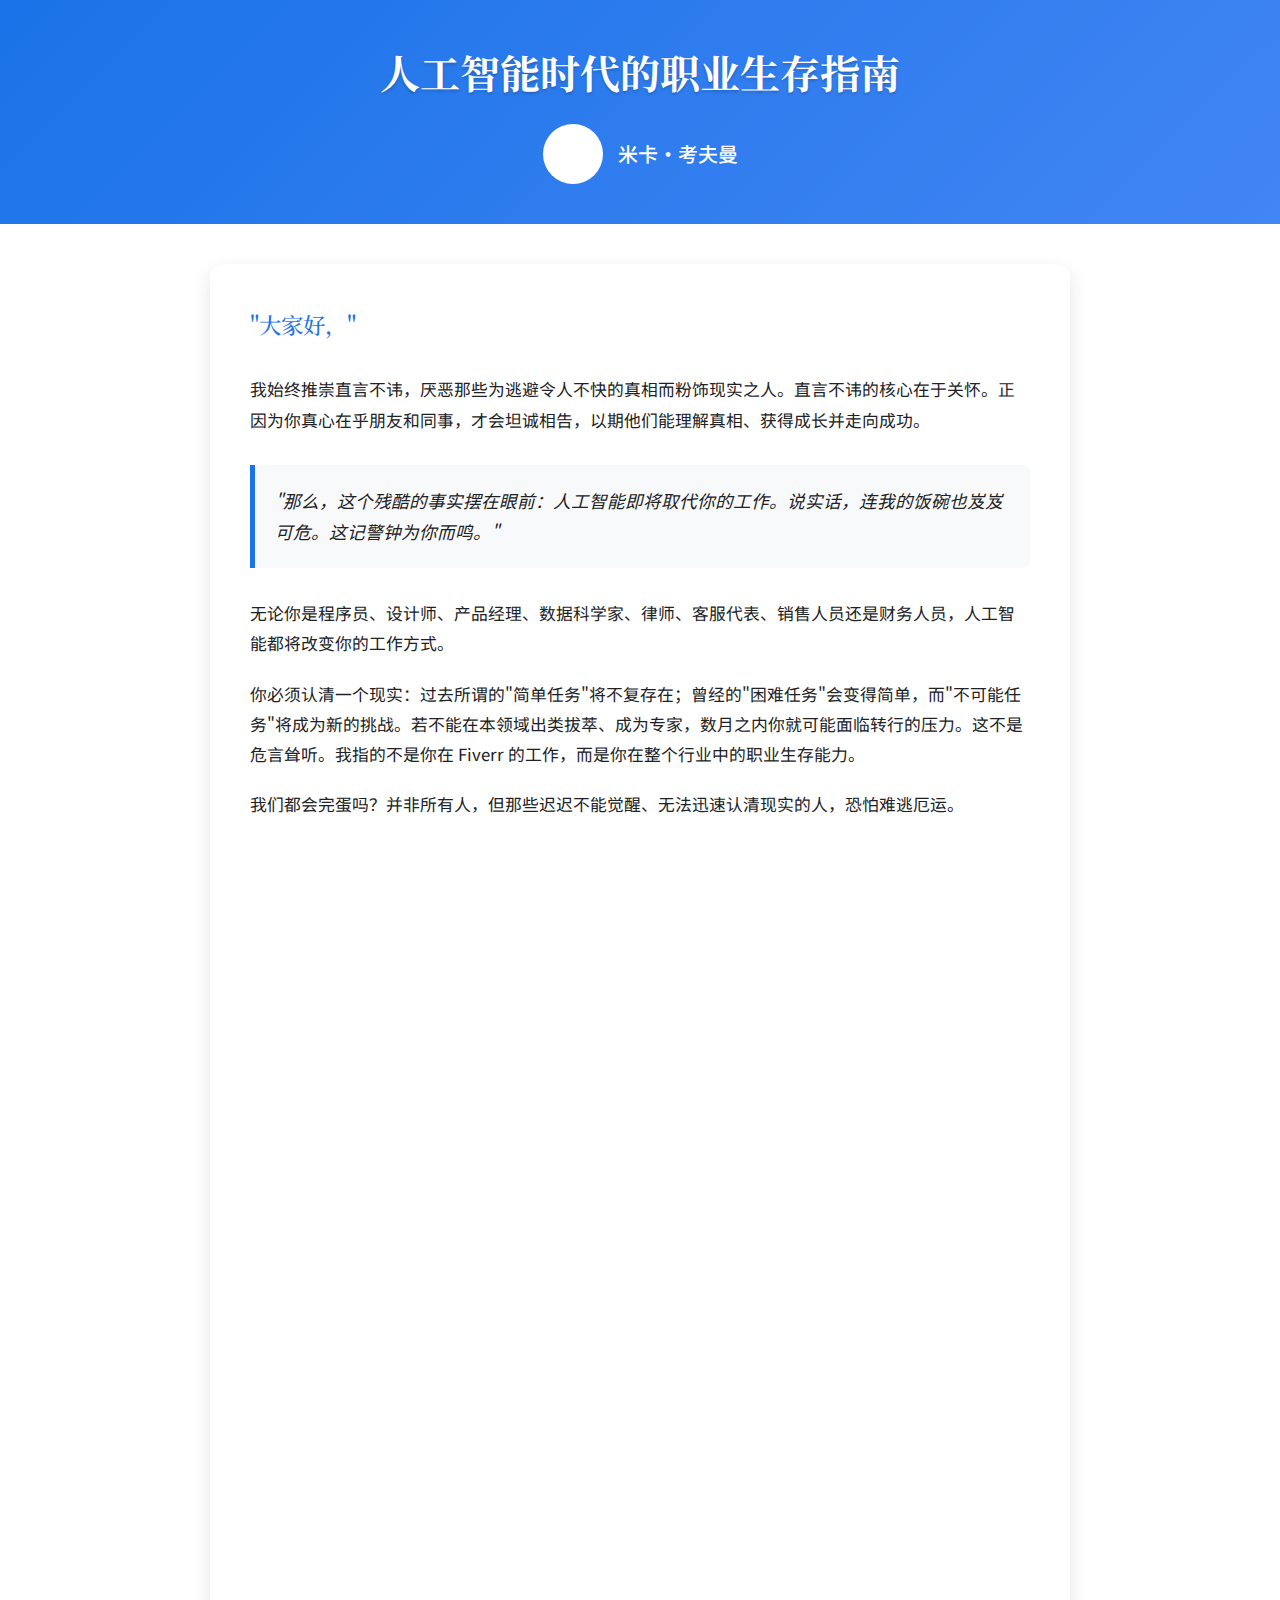
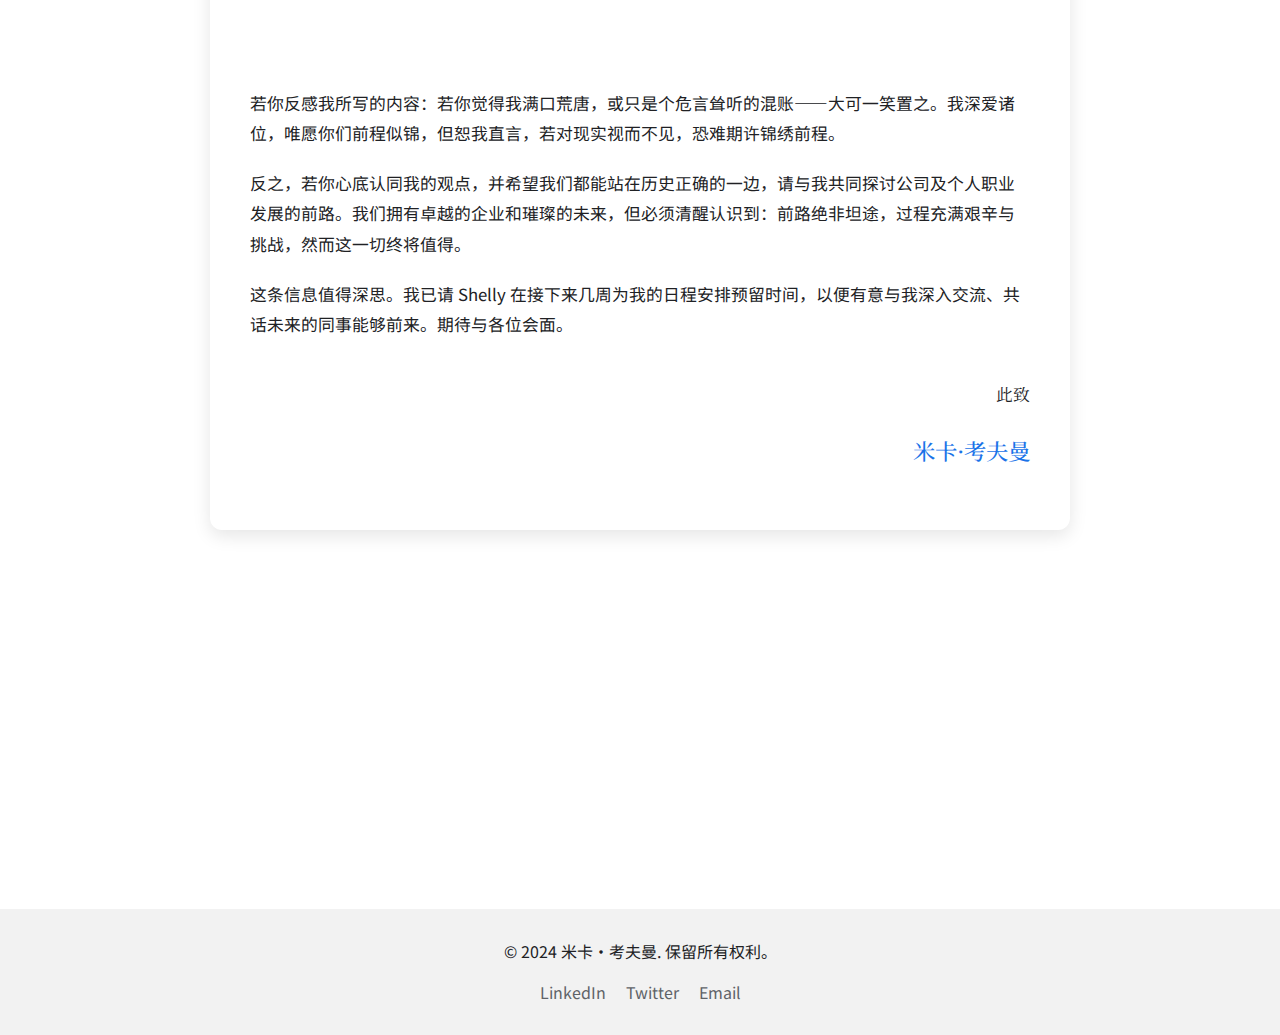
<file: 000/index.html>
<!DOCTYPE html>
<html lang="zh-CN">

<head>
    <meta charset="UTF-8">
    <meta name="viewport" content="width=device-width, initial-scale=1.0">
    <title>人工智能时代的职业生存指南 | 米卡·考夫曼</title>
    <link rel="stylesheet" href="styles.css">
    <link rel="preconnect" href="https://fonts.googleapis.com">
    <link rel="preconnect" href="https://fonts.gstatic.com" crossorigin>
    <link
        href="https://fonts.googleapis.com/css2?family=Noto+Serif+SC:wght@400;700&family=Noto+Sans+SC:wght@300;400;500;700&display=swap"
        rel="stylesheet">
</head>

<body>
    <div class="container">
        <header>
            <div class="header-content">
                <h1>人工智能时代的职业生存指南</h1>
                <div class="author-container">
                    <div class="author-image"></div>
                    <p class="author">米卡·考夫曼</p>
                </div>
            </div>
        </header>

        <main>
            <article>
                <p class="greeting">"大家好，"</p>

                <p>我始终推崇直言不讳，厌恶那些为逃避令人不快的真相而粉饰现实之人。直言不讳的核心在于关怀。正因为你真心在乎朋友和同事，才会坦诚相告，以期他们能理解真相、获得成长并走向成功。</p>

                <blockquote>
                    <p>"那么，这个残酷的事实摆在眼前：人工智能即将取代你的工作。说实话，连我的饭碗也岌岌可危。这记警钟为你而鸣。"</p>
                </blockquote>

                <p>无论你是程序员、设计师、产品经理、数据科学家、律师、客服代表、销售人员还是财务人员，人工智能都将改变你的工作方式。</p>

                <p>你必须认清一个现实：过去所谓的"简单任务"将不复存在；曾经的"困难任务"会变得简单，而"不可能任务"将成为新的挑战。若不能在本领域出类拔萃、成为专家，数月之内你就可能面临转行的压力。这不是危言耸听。我指的不是你在
                    Fiverr 的工作，而是你在整个行业中的职业生存能力。</p>

                <p>我们都会完蛋吗？并非所有人，但那些迟迟不能觉醒、无法迅速认清现实的人，恐怕难逃厄运。</p>

                <blockquote>
                    <p>"我们能做些什么呢？首先，给自己一点时间消化这些信息。喝杯水冷静一下。如果觉得有用，对着镜子大声喊出来也无妨。现在请放松——慌乱从来解决不了问题。下面我们就来探讨，如何让你在所在领域脱颖而出："
                    </p>
                </blockquote>

                <div class="recommendations">
                    <div class="recommendation-item">
                        <span class="number">1</span>
                        <p>深入学习、研究并精通你所在领域最新的人工智能解决方案。尝试多种工具，找到能让你如虎添翼的方案。这里的"超能力"是指：在单位时间内产出更多成果，同时保证每次交付的质量更优。程序员可关注代码工具（如
                            Cursor...），客服人员可尝试工单系统（如 Intercom Fin, SentiSum...），律师可探索合同助手（如 Lexis+ AI, Legora...）等。</p>
                    </div>

                    <div class="recommendation-item">
                        <span class="number">2</span>
                        <p>寻找团队中最资深的专家，他们能帮助你深入了解人工智能领域的最新进展和尖端技术。</p>
                    </div>

                    <div class="recommendation-item">
                        <span class="number">3</span>
                        <p>"时间是我们最宝贵的资产——若仍以 2024 年的方式工作，那就大错特错了！当下你需要做得更多、更快、且更高效。"</p>
                    </div>

                    <div class="recommendation-item">
                        <span class="number">4</span>
                        <p>转型为提示词工程师。谷歌时代已终结。LLM 和生成式 AI 成为新常态，若不能精通运用这些技术，你的竞争力将迅速贬值。</p>
                    </div>

                    <div class="recommendation-item">
                        <span class="number">5</span>
                        <p>积极参与运用 AI 工具和技术提升组织效率。在尚未充分利用现有资源的情况下，盲目增聘人手并非明智之举。</p>
                    </div>

                    <div class="recommendation-item">
                        <span class="number">6</span>
                        <p>深入理解公司战略，积极助力目标达成。不要被动等待被邀请参加所谓的集思广益会议——这种会议根本不存在。你应该主动出击，随时提出自己的创意。</p>
                    </div>

                    <div class="recommendation-item">
                        <span class="number">7</span>
                        <p>别再被动等待外界或职场为你提供学习和成长的机会，主动为自己创造机遇。我承诺会全力帮助每一个愿意自我提升的人。</p>
                    </div>
                </div>

                <p>若你反感我所写的内容：若你觉得我满口荒唐，或只是个危言耸听的混账——大可一笑置之。我深爱诸位，唯愿你们前程似锦，但恕我直言，若对现实视而不见，恐难期许锦绣前程。</p>

                <p>反之，若你心底认同我的观点，并希望我们都能站在历史正确的一边，请与我共同探讨公司及个人职业发展的前路。我们拥有卓越的企业和璀璨的未来，但必须清醒认识到：前路绝非坦途，过程充满艰辛与挑战，然而这一切终将值得。
                </p>

                <p>这条信息值得深思。我已请 Shelly 在接下来几周为我的日程安排预留时间，以便有意与我深入交流、共话未来的同事能够前来。期待与各位会面。</p>

                <div class="signature">
                    <p>此致</p>
                    <p class="sign">米卡·考夫曼</p>
                </div>
            </article>

            <div class="cta-section">
                <h2>行动起来，迎接 AI 时代</h2>
                <p>预约与米卡的一对一咨询，探讨您的职业发展之路</p>
                <button id="scheduleBtn" class="cta-button">立即预约</button>
            </div>
        </main>

        <footer>
            <div class="footer-content">
                <p>&copy; 2024 米卡·考夫曼. 保留所有权利。</p>
                <div class="social-links">
                    <a href="#" class="social-link">LinkedIn</a>
                    <a href="#" class="social-link">Twitter</a>
                    <a href="#" class="social-link">Email</a>
                </div>
            </div>
        </footer>
    </div>

    <div id="scheduleModal" class="modal">
        <div class="modal-content">
            <span class="close-btn">&times;</span>
            <h2>预约咨询</h2>
            <form id="scheduleForm">
                <div class="form-group">
                    <label for="name">姓名</label>
                    <input type="text" id="name" name="name" required>
                </div>
                <div class="form-group">
                    <label for="email">邮箱</label>
                    <input type="email" id="email" name="email" required>
                </div>
                <div class="form-group">
                    <label for="topic">咨询主题</label>
                    <select id="topic" name="topic">
                        <option value="career">职业发展</option>
                        <option value="ai-tools">AI 工具应用</option>
                        <option value="prompt-engineering">提示词工程</option>
                        <option value="other">其他</option>
                    </select>
                </div>
                <div class="form-group">
                    <label for="message">留言</label>
                    <textarea id="message" name="message" rows="4"></textarea>
                </div>
                <button type="submit" class="submit-btn">提交预约</button>
            </form>
        </div>
    </div>

    <script src="script.js"></script>
</body>

</html>
</file>
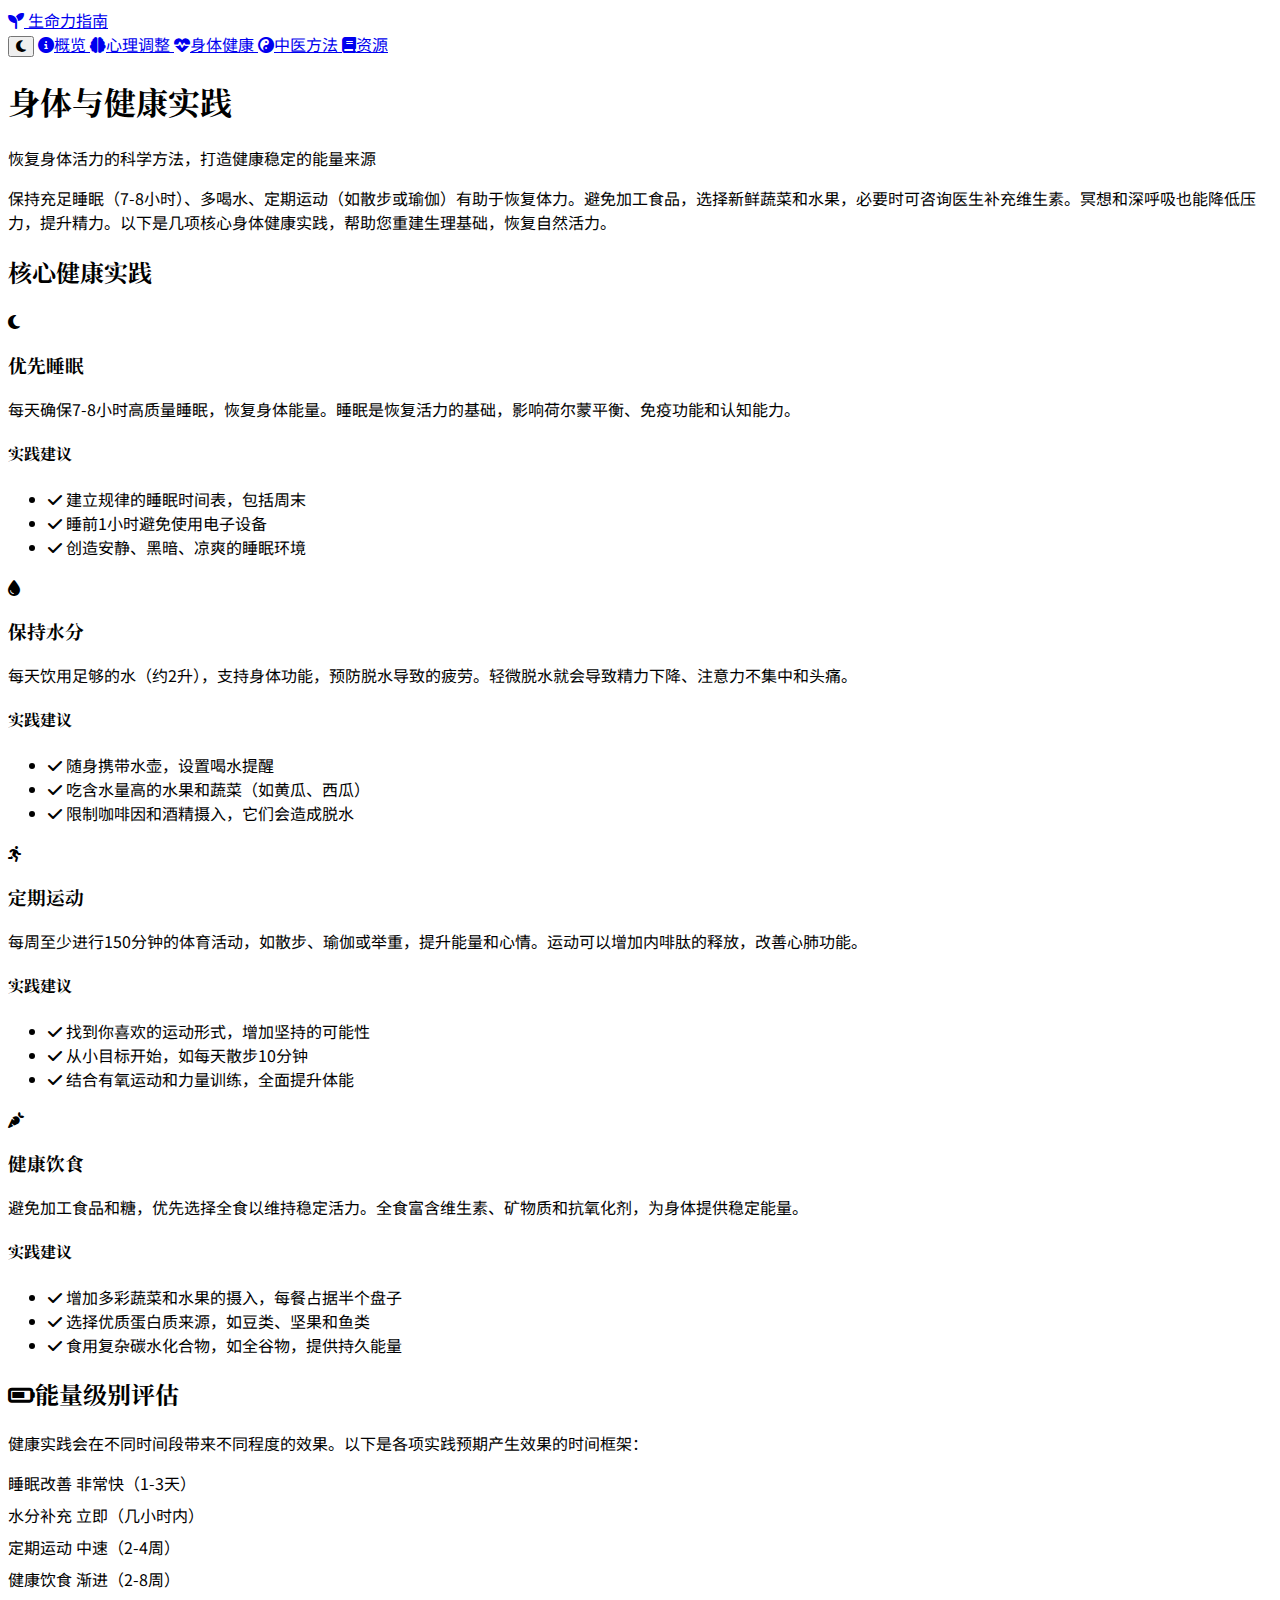
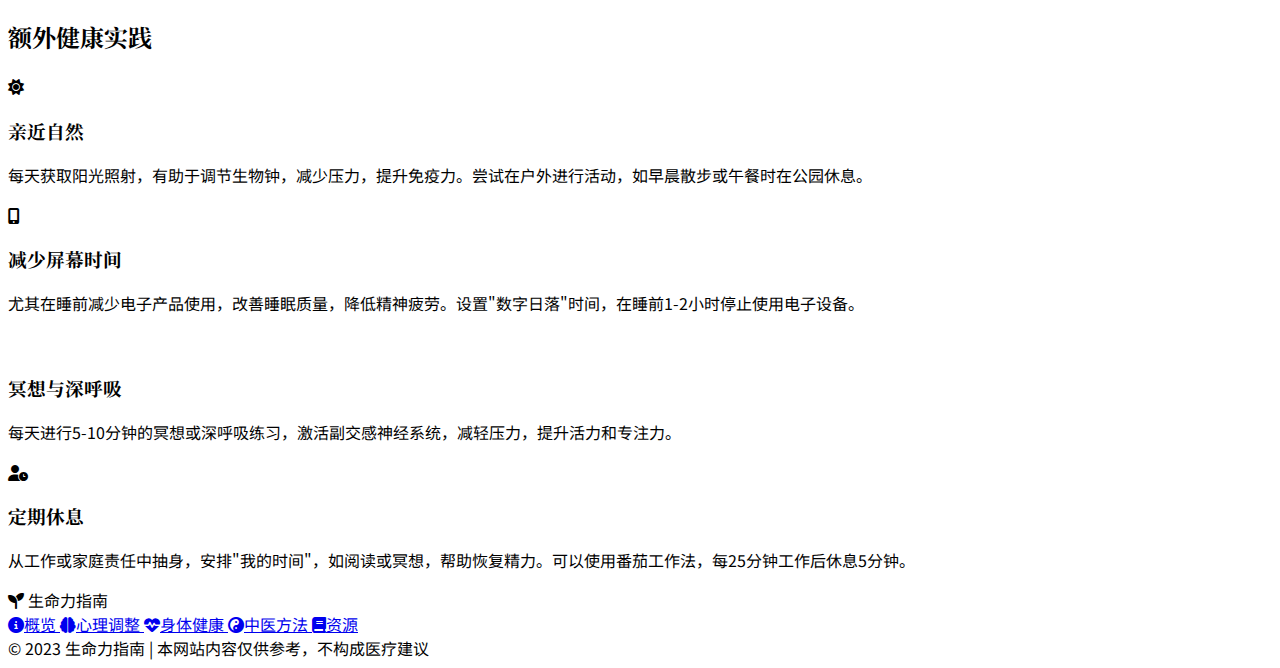
<file: 001/physical.html>
<!DOCTYPE html>
<html lang="zh-CN">

<head>
    <meta charset="UTF-8">
    <meta name="viewport" content="width=device-width, initial-scale=1.0">
    <title>恢复生命力指南 | 身体健康</title>
    <link href="https://lf6-cdn-tos.bytecdntp.com/cdn/expire-100-M/font-awesome/6.0.0/css/all.min.css" rel="stylesheet">
    <link href="https://lf3-cdn-tos.bytecdntp.com/cdn/expire-1-M/tailwindcss/2.2.19/tailwind.min.css" rel="stylesheet">
    <link
        href="https://fonts.googleapis.com/css2?family=Noto+Serif+SC:wght@400;500;600;700&family=Noto+Sans+SC:wght@300;400;500;700&display=swap"
        rel="stylesheet">
    <style>
        :root {
            --primary-color: #2a6b54;
            --secondary-color: #f0f4f1;
            --accent-color: #e79e4f;
            --text-color: #333333;
            --light-text: #6b7280;
            --dark-bg: #1a202c;
            --dark-text: #e2e8f0;
        }

        body {
            font-family: 'Noto Sans SC', sans-serif;
            transition: background-color 0.3s, color 0.3s;
        }

        h1,
        h2,
        h3,
        h4 {
            font-family: 'Noto Serif SC', serif;
        }

        .dark {
            background-color: var(--dark-bg);
            color: var(--dark-text);
        }

        .dark .bg-white {
            background-color: #2d3748;
        }

        .dark .text-gray-700 {
            color: #e2e8f0;
        }

        .dark .text-gray-600 {
            color: #cbd5e0;
        }

        .practice-card {
            transition: transform 0.3s, box-shadow 0.3s;
        }

        .practice-card:hover {
            transform: translateY(-5px);
            box-shadow: 0 10px 25px -5px rgba(0, 0, 0, 0.1), 0 10px 10px -5px rgba(0, 0, 0, 0.04);
        }

        .progress-bar {
            height: 0.5rem;
            border-radius: 9999px;
            overflow: hidden;
        }

        .progress-value {
            height: 100%;
            transition: width 1.5s ease;
        }
    </style>
</head>

<body class="min-h-screen">
    <!-- 导航栏 -->
    <nav class="bg-white shadow-md dark:bg-gray-800">
        <div class="max-w-6xl mx-auto px-4">
            <div class="flex justify-between items-center h-16">
                <div class="flex items-center">
                    <a href="index.html" class="flex-shrink-0">
                        <i class="fas fa-seedling text-2xl text-green-600 dark:text-green-400"></i>
                        <span class="ml-2 text-xl font-semibold">生命力指南</span>
                    </a>
                </div>
                <div class="flex items-center space-x-4">
                    <button id="darkModeToggle"
                        class="p-1 rounded-full hover:bg-gray-100 dark:hover:bg-gray-700 focus:outline-none">
                        <i class="fas fa-moon text-gray-600 dark:text-yellow-300"></i>
                    </button>
                    <a href="summary.html"
                        class="px-3 py-2 rounded-md text-sm font-medium hover:bg-gray-100 dark:hover:bg-gray-700">
                        <i class="fas fa-info-circle mr-1"></i>概览
                    </a>
                    <a href="psychology.html"
                        class="px-3 py-2 rounded-md text-sm font-medium hover:bg-gray-100 dark:hover:bg-gray-700">
                        <i class="fas fa-brain mr-1"></i>心理调整
                    </a>
                    <a href="physical.html"
                        class="px-3 py-2 rounded-md text-sm font-medium bg-gray-100 dark:bg-gray-700">
                        <i class="fas fa-heartbeat mr-1"></i>身体健康
                    </a>
                    <a href="tcm.html"
                        class="px-3 py-2 rounded-md text-sm font-medium hover:bg-gray-100 dark:hover:bg-gray-700">
                        <i class="fas fa-yin-yang mr-1"></i>中医方法
                    </a>
                    <a href="resources.html"
                        class="px-3 py-2 rounded-md text-sm font-medium hover:bg-gray-100 dark:hover:bg-gray-700">
                        <i class="fas fa-book mr-1"></i>资源
                    </a>
                </div>
            </div>
        </div>
    </nav>

    <!-- 主要内容 -->
    <div class="max-w-6xl mx-auto px-4 py-12">
        <!-- 标题和介绍 -->
        <div class="text-center mb-12">
            <h1 class="text-4xl font-bold mb-4 text-gray-800 dark:text-white">身体与健康实践</h1>
            <p class="text-xl text-gray-600 dark:text-gray-300 max-w-4xl mx-auto">
                恢复身体活力的科学方法，打造健康稳定的能量来源
            </p>
        </div>

        <!-- 介绍段落 -->
        <div class="bg-blue-50 dark:bg-blue-900/20 rounded-xl p-8 mb-12">
            <p class="text-gray-700 dark:text-gray-300 leading-relaxed">
                保持充足睡眠（7-8小时）、多喝水、定期运动（如散步或瑜伽）有助于恢复体力。避免加工食品，选择新鲜蔬菜和水果，必要时可咨询医生补充维生素。冥想和深呼吸也能降低压力，提升精力。以下是几项核心身体健康实践，帮助您重建生理基础，恢复自然活力。
            </p>
        </div>

        <!-- 核心实践 -->
        <div class="mb-16">
            <h2 class="text-2xl font-bold mb-8 text-center text-gray-800 dark:text-white">核心健康实践</h2>
            <div class="grid grid-cols-1 md:grid-cols-2 gap-8">
                <!-- 实践1：优先睡眠 -->
                <div class="practice-card bg-white dark:bg-gray-800 rounded-xl shadow-md overflow-hidden">
                    <div class="p-1 bg-gradient-to-r from-indigo-400 to-purple-400"></div>
                    <div class="p-6">
                        <div class="flex items-center mb-4">
                            <div
                                class="w-12 h-12 bg-indigo-100 dark:bg-indigo-900 rounded-full flex items-center justify-center mr-4">
                                <i class="fas fa-moon text-indigo-600 dark:text-indigo-400 text-xl"></i>
                            </div>
                            <h3 class="text-xl font-bold text-gray-800 dark:text-white">优先睡眠</h3>
                        </div>
                        <p class="text-gray-600 dark:text-gray-300 mb-4">
                            每天确保7-8小时高质量睡眠，恢复身体能量。睡眠是恢复活力的基础，影响荷尔蒙平衡、免疫功能和认知能力。
                        </p>
                        <div class="bg-gray-50 dark:bg-gray-700/50 p-4 rounded-lg">
                            <h4 class="font-medium text-indigo-600 dark:text-indigo-400 mb-2">实践建议</h4>
                            <ul class="text-gray-600 dark:text-gray-300 text-sm space-y-2">
                                <li class="flex items-start">
                                    <i class="fas fa-check text-green-500 mt-1 mr-2"></i>
                                    <span>建立规律的睡眠时间表，包括周末</span>
                                </li>
                                <li class="flex items-start">
                                    <i class="fas fa-check text-green-500 mt-1 mr-2"></i>
                                    <span>睡前1小时避免使用电子设备</span>
                                </li>
                                <li class="flex items-start">
                                    <i class="fas fa-check text-green-500 mt-1 mr-2"></i>
                                    <span>创造安静、黑暗、凉爽的睡眠环境</span>
                                </li>
                            </ul>
                        </div>
                    </div>
                </div>

                <!-- 实践2：保持水分 -->
                <div class="practice-card bg-white dark:bg-gray-800 rounded-xl shadow-md overflow-hidden">
                    <div class="p-1 bg-gradient-to-r from-blue-400 to-cyan-400"></div>
                    <div class="p-6">
                        <div class="flex items-center mb-4">
                            <div
                                class="w-12 h-12 bg-blue-100 dark:bg-blue-900 rounded-full flex items-center justify-center mr-4">
                                <i class="fas fa-tint text-blue-600 dark:text-blue-400 text-xl"></i>
                            </div>
                            <h3 class="text-xl font-bold text-gray-800 dark:text-white">保持水分</h3>
                        </div>
                        <p class="text-gray-600 dark:text-gray-300 mb-4">
                            每天饮用足够的水（约2升），支持身体功能，预防脱水导致的疲劳。轻微脱水就会导致精力下降、注意力不集中和头痛。
                        </p>
                        <div class="bg-gray-50 dark:bg-gray-700/50 p-4 rounded-lg">
                            <h4 class="font-medium text-blue-600 dark:text-blue-400 mb-2">实践建议</h4>
                            <ul class="text-gray-600 dark:text-gray-300 text-sm space-y-2">
                                <li class="flex items-start">
                                    <i class="fas fa-check text-green-500 mt-1 mr-2"></i>
                                    <span>随身携带水壶，设置喝水提醒</span>
                                </li>
                                <li class="flex items-start">
                                    <i class="fas fa-check text-green-500 mt-1 mr-2"></i>
                                    <span>吃含水量高的水果和蔬菜（如黄瓜、西瓜）</span>
                                </li>
                                <li class="flex items-start">
                                    <i class="fas fa-check text-green-500 mt-1 mr-2"></i>
                                    <span>限制咖啡因和酒精摄入，它们会造成脱水</span>
                                </li>
                            </ul>
                        </div>
                    </div>
                </div>

                <!-- 实践3：定期运动 -->
                <div class="practice-card bg-white dark:bg-gray-800 rounded-xl shadow-md overflow-hidden">
                    <div class="p-1 bg-gradient-to-r from-green-400 to-teal-400"></div>
                    <div class="p-6">
                        <div class="flex items-center mb-4">
                            <div
                                class="w-12 h-12 bg-green-100 dark:bg-green-900 rounded-full flex items-center justify-center mr-4">
                                <i class="fas fa-running text-green-600 dark:text-green-400 text-xl"></i>
                            </div>
                            <h3 class="text-xl font-bold text-gray-800 dark:text-white">定期运动</h3>
                        </div>
                        <p class="text-gray-600 dark:text-gray-300 mb-4">
                            每周至少进行150分钟的体育活动，如散步、瑜伽或举重，提升能量和心情。运动可以增加内啡肽的释放，改善心肺功能。
                        </p>
                        <div class="bg-gray-50 dark:bg-gray-700/50 p-4 rounded-lg">
                            <h4 class="font-medium text-green-600 dark:text-green-400 mb-2">实践建议</h4>
                            <ul class="text-gray-600 dark:text-gray-300 text-sm space-y-2">
                                <li class="flex items-start">
                                    <i class="fas fa-check text-green-500 mt-1 mr-2"></i>
                                    <span>找到你喜欢的运动形式，增加坚持的可能性</span>
                                </li>
                                <li class="flex items-start">
                                    <i class="fas fa-check text-green-500 mt-1 mr-2"></i>
                                    <span>从小目标开始，如每天散步10分钟</span>
                                </li>
                                <li class="flex items-start">
                                    <i class="fas fa-check text-green-500 mt-1 mr-2"></i>
                                    <span>结合有氧运动和力量训练，全面提升体能</span>
                                </li>
                            </ul>
                        </div>
                    </div>
                </div>

                <!-- 实践4：健康饮食 -->
                <div class="practice-card bg-white dark:bg-gray-800 rounded-xl shadow-md overflow-hidden">
                    <div class="p-1 bg-gradient-to-r from-yellow-400 to-orange-400"></div>
                    <div class="p-6">
                        <div class="flex items-center mb-4">
                            <div
                                class="w-12 h-12 bg-yellow-100 dark:bg-yellow-900 rounded-full flex items-center justify-center mr-4">
                                <i class="fas fa-carrot text-yellow-600 dark:text-yellow-400 text-xl"></i>
                            </div>
                            <h3 class="text-xl font-bold text-gray-800 dark:text-white">健康饮食</h3>
                        </div>
                        <p class="text-gray-600 dark:text-gray-300 mb-4">
                            避免加工食品和糖，优先选择全食以维持稳定活力。全食富含维生素、矿物质和抗氧化剂，为身体提供稳定能量。
                        </p>
                        <div class="bg-gray-50 dark:bg-gray-700/50 p-4 rounded-lg">
                            <h4 class="font-medium text-yellow-600 dark:text-yellow-400 mb-2">实践建议</h4>
                            <ul class="text-gray-600 dark:text-gray-300 text-sm space-y-2">
                                <li class="flex items-start">
                                    <i class="fas fa-check text-green-500 mt-1 mr-2"></i>
                                    <span>增加多彩蔬菜和水果的摄入，每餐占据半个盘子</span>
                                </li>
                                <li class="flex items-start">
                                    <i class="fas fa-check text-green-500 mt-1 mr-2"></i>
                                    <span>选择优质蛋白质来源，如豆类、坚果和鱼类</span>
                                </li>
                                <li class="flex items-start">
                                    <i class="fas fa-check text-green-500 mt-1 mr-2"></i>
                                    <span>食用复杂碳水化合物，如全谷物，提供持久能量</span>
                                </li>
                            </ul>
                        </div>
                    </div>
                </div>
            </div>
        </div>

        <!-- 能量级别评估 -->
        <div class="bg-white dark:bg-gray-800 rounded-xl shadow-lg p-8 mb-12">
            <h2 class="text-2xl font-bold mb-6 text-gray-800 dark:text-white flex items-center">
                <i class="fas fa-battery-three-quarters text-blue-600 dark:text-blue-400 mr-3"></i>能量级别评估
            </h2>
            <p class="text-gray-600 dark:text-gray-300 mb-6">
                健康实践会在不同时间段带来不同程度的效果。以下是各项实践预期产生效果的时间框架：
            </p>
            <div class="space-y-6">
                <div>
                    <div class="flex justify-between mb-2">
                        <span class="text-gray-700 dark:text-gray-300">睡眠改善</span>
                        <span class="text-blue-600 dark:text-blue-400">非常快（1-3天）</span>
                    </div>
                    <div class="progress-bar bg-gray-200 dark:bg-gray-700">
                        <div class="progress-value bg-blue-500" style="width: 90%"></div>
                    </div>
                </div>
                <div>
                    <div class="flex justify-between mb-2">
                        <span class="text-gray-700 dark:text-gray-300">水分补充</span>
                        <span class="text-blue-600 dark:text-blue-400">立即（几小时内）</span>
                    </div>
                    <div class="progress-bar bg-gray-200 dark:bg-gray-700">
                        <div class="progress-value bg-blue-500" style="width: 95%"></div>
                    </div>
                </div>
                <div>
                    <div class="flex justify-between mb-2">
                        <span class="text-gray-700 dark:text-gray-300">定期运动</span>
                        <span class="text-blue-600 dark:text-blue-400">中速（2-4周）</span>
                    </div>
                    <div class="progress-bar bg-gray-200 dark:bg-gray-700">
                        <div class="progress-value bg-blue-500" style="width: 75%"></div>
                    </div>
                </div>
                <div>
                    <div class="flex justify-between mb-2">
                        <span class="text-gray-700 dark:text-gray-300">健康饮食</span>
                        <span class="text-blue-600 dark:text-blue-400">渐进（2-8周）</span>
                    </div>
                    <div class="progress-bar bg-gray-200 dark:bg-gray-700">
                        <div class="progress-value bg-blue-500" style="width: 65%"></div>
                    </div>
                </div>
            </div>
        </div>

        <!-- 额外实践 -->
        <div
            class="bg-gradient-to-br from-blue-50 to-indigo-50 dark:from-gray-800 dark:to-gray-900 rounded-xl shadow-lg p-8">
            <h2 class="text-2xl font-bold mb-6 text-gray-800 dark:text-white">额外健康实践</h2>
            <div class="grid grid-cols-1 md:grid-cols-2 gap-6">
                <div class="bg-white dark:bg-gray-800/50 p-4 rounded-lg shadow">
                    <div class="flex items-center mb-3">
                        <i class="fas fa-sun text-orange-400 mr-2"></i>
                        <h3 class="font-bold text-gray-800 dark:text-white">亲近自然</h3>
                    </div>
                    <p class="text-gray-600 dark:text-gray-300 text-sm">
                        每天获取阳光照射，有助于调节生物钟，减少压力，提升免疫力。尝试在户外进行活动，如早晨散步或午餐时在公园休息。
                    </p>
                </div>
                <div class="bg-white dark:bg-gray-800/50 p-4 rounded-lg shadow">
                    <div class="flex items-center mb-3">
                        <i class="fas fa-mobile-alt text-red-400 mr-2"></i>
                        <h3 class="font-bold text-gray-800 dark:text-white">减少屏幕时间</h3>
                    </div>
                    <p class="text-gray-600 dark:text-gray-300 text-sm">
                        尤其在睡前减少电子产品使用，改善睡眠质量，降低精神疲劳。设置"数字日落"时间，在睡前1-2小时停止使用电子设备。
                    </p>
                </div>
                <div class="bg-white dark:bg-gray-800/50 p-4 rounded-lg shadow">
                    <div class="flex items-center mb-3">
                        <i class="fas fa-meditation text-purple-400 mr-2"></i>
                        <h3 class="font-bold text-gray-800 dark:text-white">冥想与深呼吸</h3>
                    </div>
                    <p class="text-gray-600 dark:text-gray-300 text-sm">
                        每天进行5-10分钟的冥想或深呼吸练习，激活副交感神经系统，减轻压力，提升活力和专注力。
                    </p>
                </div>
                <div class="bg-white dark:bg-gray-800/50 p-4 rounded-lg shadow">
                    <div class="flex items-center mb-3">
                        <i class="fas fa-user-clock text-green-400 mr-2"></i>
                        <h3 class="font-bold text-gray-800 dark:text-white">定期休息</h3>
                    </div>
                    <p class="text-gray-600 dark:text-gray-300 text-sm">
                        从工作或家庭责任中抽身，安排"我的时间"，如阅读或冥想，帮助恢复精力。可以使用番茄工作法，每25分钟工作后休息5分钟。
                    </p>
                </div>
            </div>
        </div>
    </div>

    <!-- 页脚 -->
    <footer class="bg-gray-100 dark:bg-gray-900 py-8 mt-12">
        <div class="max-w-6xl mx-auto px-4">
            <div class="flex flex-col md:flex-row justify-between items-center">
                <div class="flex items-center mb-4 md:mb-0">
                    <i class="fas fa-seedling text-xl text-green-600 dark:text-green-400"></i>
                    <span class="ml-2 text-lg font-semibold">生命力指南</span>
                </div>
                <div class="flex space-x-6">
                    <a href="summary.html"
                        class="text-gray-600 dark:text-gray-400 hover:text-green-600 dark:hover:text-green-400">
                        <i class="fas fa-info-circle mr-1"></i>概览
                    </a>
                    <a href="psychology.html"
                        class="text-gray-600 dark:text-gray-400 hover:text-green-600 dark:hover:text-green-400">
                        <i class="fas fa-brain mr-1"></i>心理调整
                    </a>
                    <a href="physical.html"
                        class="text-gray-600 dark:text-gray-400 hover:text-green-600 dark:hover:text-green-400">
                        <i class="fas fa-heartbeat mr-1"></i>身体健康
                    </a>
                    <a href="tcm.html"
                        class="text-gray-600 dark:text-gray-400 hover:text-green-600 dark:hover:text-green-400">
                        <i class="fas fa-yin-yang mr-1"></i>中医方法
                    </a>
                    <a href="resources.html"
                        class="text-gray-600 dark:text-gray-400 hover:text-green-600 dark:hover:text-green-400">
                        <i class="fas fa-book mr-1"></i>资源
                    </a>
                </div>
            </div>
            <div class="mt-8 text-center text-gray-500 dark:text-gray-400 text-sm">
                © 2023 生命力指南 | 本网站内容仅供参考，不构成医疗建议
            </div>
        </div>
    </footer>

    <script>
        // 深色模式切换
        const darkModeToggle = document.getElementById('darkModeToggle');
        const html = document.documentElement;

        // 检查系统偏好和本地存储
        const prefersDarkMode = window.matchMedia && window.matchMedia('(prefers-color-scheme: dark)').matches;
        const storedTheme = localStorage.getItem('theme');

        // 应用主题
        if (storedTheme === 'dark' || (!storedTheme && prefersDarkMode)) {
            html.classList.add('dark');
            darkModeToggle.innerHTML = '<i class="fas fa-sun text-yellow-300"></i>';
        }

        // 切换主题
        darkModeToggle.addEventListener('click', () => {
            html.classList.toggle('dark');
            const isDark = html.classList.contains('dark');
            localStorage.setItem('theme', isDark ? 'dark' : 'light');
            darkModeToggle.innerHTML = isDark
                ? '<i class="fas fa-sun text-yellow-300"></i>'
                : '<i class="fas fa-moon text-gray-600"></i>';
        });

        // 进度条动画
        window.addEventListener('DOMContentLoaded', () => {
            setTimeout(() => {
                const progressBars = document.querySelectorAll('.progress-value');
                progressBars.forEach(bar => {
                    const width = bar.style.width;
                    bar.style.width = '0';
                    setTimeout(() => {
                        bar.style.width = width;
                    }, 100);
                });
            }, 500);
        });
    </script>
</body>

</html>
</file>
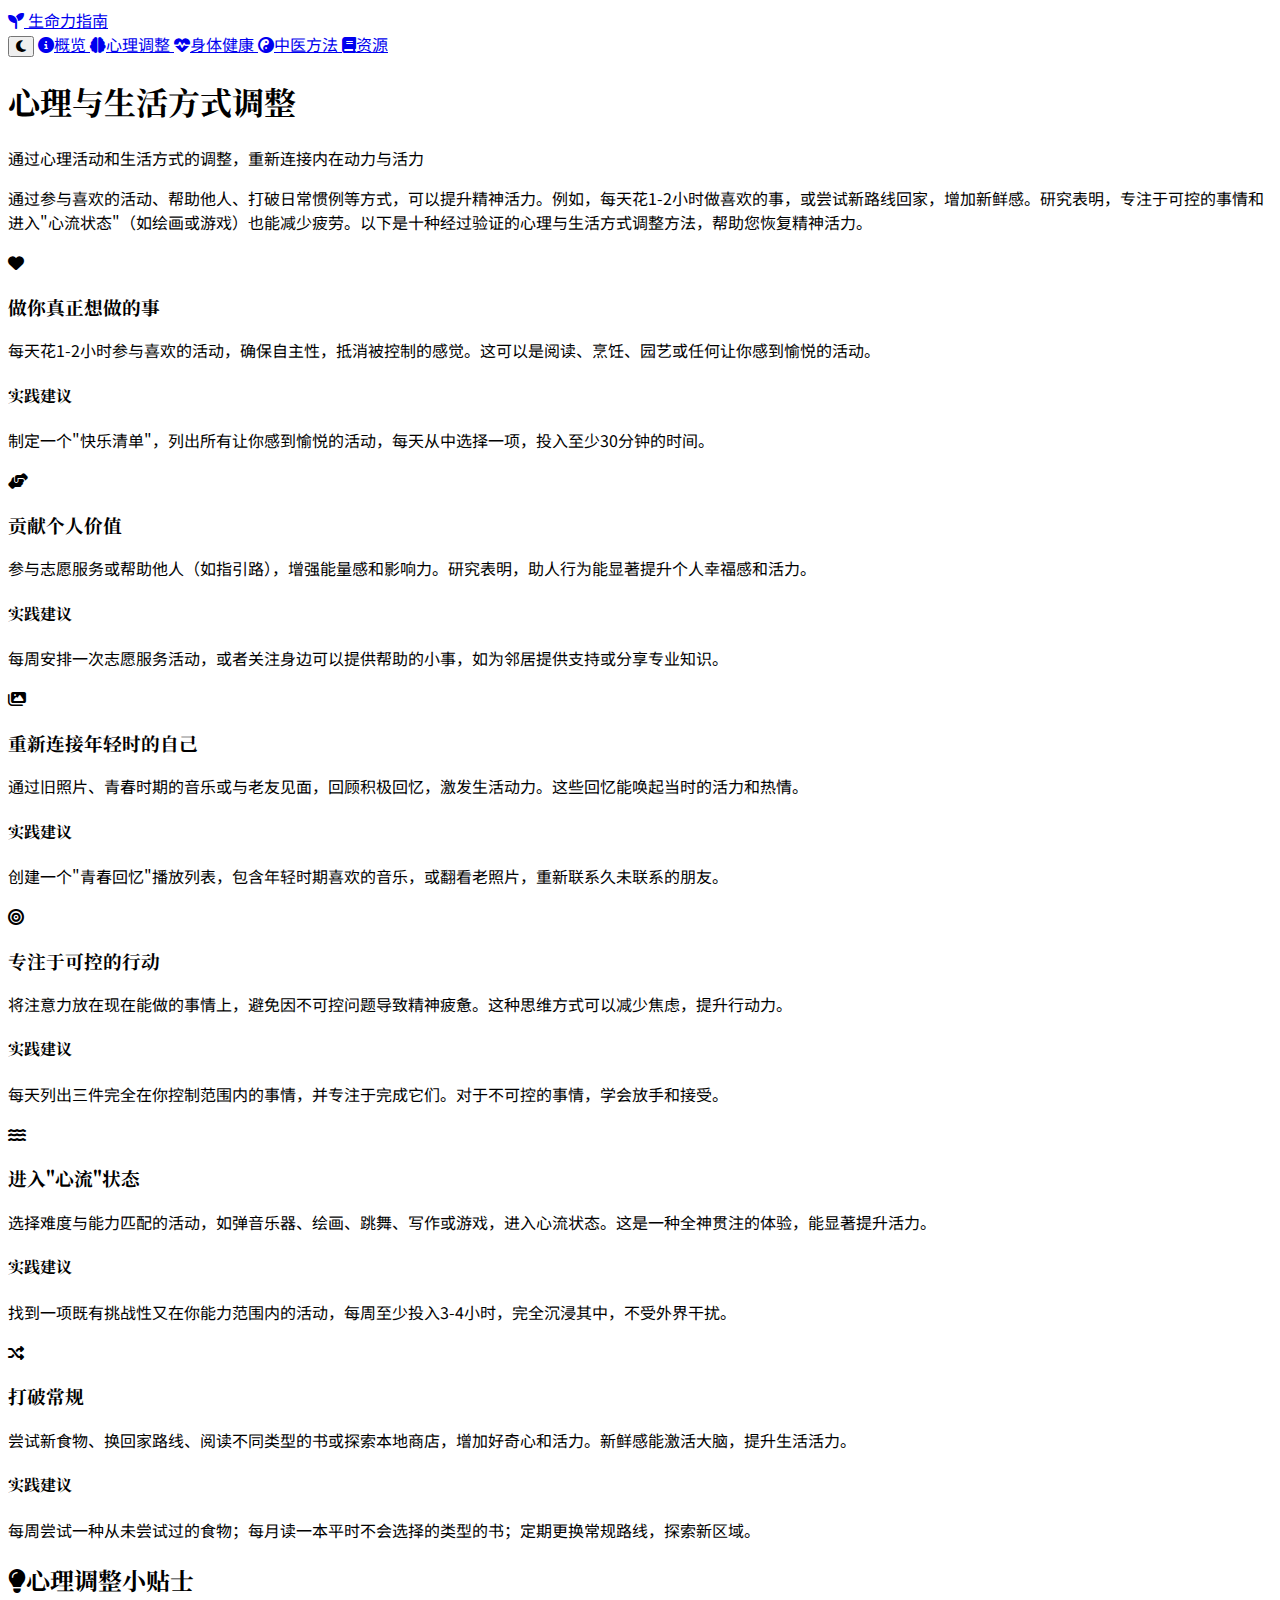
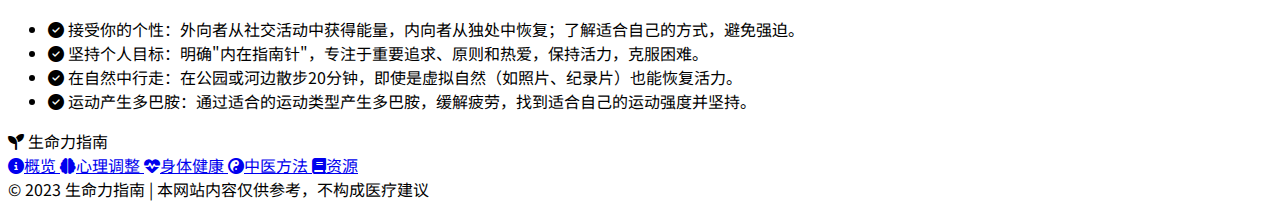
<file: 001/psychology.html>
<!DOCTYPE html>
<html lang="zh-CN">

<head>
    <meta charset="UTF-8">
    <meta name="viewport" content="width=device-width, initial-scale=1.0">
    <title>恢复生命力指南 | 心理调整</title>
    <link href="https://lf6-cdn-tos.bytecdntp.com/cdn/expire-100-M/font-awesome/6.0.0/css/all.min.css" rel="stylesheet">
    <link href="https://lf3-cdn-tos.bytecdntp.com/cdn/expire-1-M/tailwindcss/2.2.19/tailwind.min.css" rel="stylesheet">
    <link
        href="https://fonts.googleapis.com/css2?family=Noto+Serif+SC:wght@400;500;600;700&family=Noto+Sans+SC:wght@300;400;500;700&display=swap"
        rel="stylesheet">
    <style>
        :root {
            --primary-color: #2a6b54;
            --secondary-color: #f0f4f1;
            --accent-color: #e79e4f;
            --text-color: #333333;
            --light-text: #6b7280;
            --dark-bg: #1a202c;
            --dark-text: #e2e8f0;
        }

        body {
            font-family: 'Noto Sans SC', sans-serif;
            transition: background-color 0.3s, color 0.3s;
        }

        h1,
        h2,
        h3,
        h4 {
            font-family: 'Noto Serif SC', serif;
        }

        .dark {
            background-color: var(--dark-bg);
            color: var(--dark-text);
        }

        .dark .bg-white {
            background-color: #2d3748;
        }

        .dark .text-gray-700 {
            color: #e2e8f0;
        }

        .dark .text-gray-600 {
            color: #cbd5e0;
        }

        .method-card {
            transition: transform 0.3s, box-shadow 0.3s;
        }

        .method-card:hover {
            transform: translateY(-5px);
            box-shadow: 0 10px 25px -5px rgba(0, 0, 0, 0.1), 0 10px 10px -5px rgba(0, 0, 0, 0.04);
        }
    </style>
</head>

<body class="min-h-screen">
    <!-- 导航栏 -->
    <nav class="bg-white shadow-md dark:bg-gray-800">
        <div class="max-w-6xl mx-auto px-4">
            <div class="flex justify-between items-center h-16">
                <div class="flex items-center">
                    <a href="index.html" class="flex-shrink-0">
                        <i class="fas fa-seedling text-2xl text-green-600 dark:text-green-400"></i>
                        <span class="ml-2 text-xl font-semibold">生命力指南</span>
                    </a>
                </div>
                <div class="flex items-center space-x-4">
                    <button id="darkModeToggle"
                        class="p-1 rounded-full hover:bg-gray-100 dark:hover:bg-gray-700 focus:outline-none">
                        <i class="fas fa-moon text-gray-600 dark:text-yellow-300"></i>
                    </button>
                    <a href="summary.html"
                        class="px-3 py-2 rounded-md text-sm font-medium hover:bg-gray-100 dark:hover:bg-gray-700">
                        <i class="fas fa-info-circle mr-1"></i>概览
                    </a>
                    <a href="psychology.html"
                        class="px-3 py-2 rounded-md text-sm font-medium bg-gray-100 dark:bg-gray-700">
                        <i class="fas fa-brain mr-1"></i>心理调整
                    </a>
                    <a href="physical.html"
                        class="px-3 py-2 rounded-md text-sm font-medium hover:bg-gray-100 dark:hover:bg-gray-700">
                        <i class="fas fa-heartbeat mr-1"></i>身体健康
                    </a>
                    <a href="tcm.html"
                        class="px-3 py-2 rounded-md text-sm font-medium hover:bg-gray-100 dark:hover:bg-gray-700">
                        <i class="fas fa-yin-yang mr-1"></i>中医方法
                    </a>
                    <a href="resources.html"
                        class="px-3 py-2 rounded-md text-sm font-medium hover:bg-gray-100 dark:hover:bg-gray-700">
                        <i class="fas fa-book mr-1"></i>资源
                    </a>
                </div>
            </div>
        </div>
    </nav>

    <!-- 主要内容 -->
    <div class="max-w-6xl mx-auto px-4 py-12">
        <!-- 标题和介绍 -->
        <div class="text-center mb-12">
            <h1 class="text-4xl font-bold mb-4 text-gray-800 dark:text-white">心理与生活方式调整</h1>
            <p class="text-xl text-gray-600 dark:text-gray-300 max-w-4xl mx-auto">
                通过心理活动和生活方式的调整，重新连接内在动力与活力
            </p>
        </div>

        <!-- 介绍段落 -->
        <div class="bg-green-50 dark:bg-green-900/20 rounded-xl p-8 mb-12">
            <p class="text-gray-700 dark:text-gray-300 leading-relaxed">
                通过参与喜欢的活动、帮助他人、打破日常惯例等方式，可以提升精神活力。例如，每天花1-2小时做喜欢的事，或尝试新路线回家，增加新鲜感。研究表明，专注于可控的事情和进入"心流状态"（如绘画或游戏）也能减少疲劳。以下是十种经过验证的心理与生活方式调整方法，帮助您恢复精神活力。
            </p>
        </div>

        <!-- 方法列表 -->
        <div class="grid grid-cols-1 md:grid-cols-2 gap-8 mb-12">
            <!-- 方法1：做你真正想做的事 -->
            <div class="method-card bg-white dark:bg-gray-800 rounded-xl shadow-md overflow-hidden">
                <div class="p-1 bg-gradient-to-r from-green-400 to-blue-400"></div>
                <div class="p-6">
                    <div class="flex items-center mb-4">
                        <div
                            class="w-12 h-12 bg-green-100 dark:bg-green-900 rounded-full flex items-center justify-center mr-4">
                            <i class="fas fa-heart text-green-600 dark:text-green-400 text-xl"></i>
                        </div>
                        <h3 class="text-xl font-bold text-gray-800 dark:text-white">做你真正想做的事</h3>
                    </div>
                    <p class="text-gray-600 dark:text-gray-300 mb-4">
                        每天花1-2小时参与喜欢的活动，确保自主性，抵消被控制的感觉。这可以是阅读、烹饪、园艺或任何让你感到愉悦的活动。
                    </p>
                    <div class="bg-gray-50 dark:bg-gray-700/50 p-4 rounded-lg">
                        <h4 class="font-medium text-green-600 dark:text-green-400 mb-2">实践建议</h4>
                        <p class="text-gray-600 dark:text-gray-300 text-sm">
                            制定一个"快乐清单"，列出所有让你感到愉悦的活动，每天从中选择一项，投入至少30分钟的时间。
                        </p>
                    </div>
                </div>
            </div>

            <!-- 方法2：贡献个人价值 -->
            <div class="method-card bg-white dark:bg-gray-800 rounded-xl shadow-md overflow-hidden">
                <div class="p-1 bg-gradient-to-r from-green-400 to-blue-400"></div>
                <div class="p-6">
                    <div class="flex items-center mb-4">
                        <div
                            class="w-12 h-12 bg-blue-100 dark:bg-blue-900 rounded-full flex items-center justify-center mr-4">
                            <i class="fas fa-hands-helping text-blue-600 dark:text-blue-400 text-xl"></i>
                        </div>
                        <h3 class="text-xl font-bold text-gray-800 dark:text-white">贡献个人价值</h3>
                    </div>
                    <p class="text-gray-600 dark:text-gray-300 mb-4">
                        参与志愿服务或帮助他人（如指引路），增强能量感和影响力。研究表明，助人行为能显著提升个人幸福感和活力。
                    </p>
                    <div class="bg-gray-50 dark:bg-gray-700/50 p-4 rounded-lg">
                        <h4 class="font-medium text-blue-600 dark:text-blue-400 mb-2">实践建议</h4>
                        <p class="text-gray-600 dark:text-gray-300 text-sm">
                            每周安排一次志愿服务活动，或者关注身边可以提供帮助的小事，如为邻居提供支持或分享专业知识。
                        </p>
                    </div>
                </div>
            </div>

            <!-- 方法3：重新连接年轻时的自己 -->
            <div class="method-card bg-white dark:bg-gray-800 rounded-xl shadow-md overflow-hidden">
                <div class="p-1 bg-gradient-to-r from-purple-400 to-pink-400"></div>
                <div class="p-6">
                    <div class="flex items-center mb-4">
                        <div
                            class="w-12 h-12 bg-purple-100 dark:bg-purple-900 rounded-full flex items-center justify-center mr-4">
                            <i class="fas fa-images text-purple-600 dark:text-purple-400 text-xl"></i>
                        </div>
                        <h3 class="text-xl font-bold text-gray-800 dark:text-white">重新连接年轻时的自己</h3>
                    </div>
                    <p class="text-gray-600 dark:text-gray-300 mb-4">
                        通过旧照片、青春时期的音乐或与老友见面，回顾积极回忆，激发生活动力。这些回忆能唤起当时的活力和热情。
                    </p>
                    <div class="bg-gray-50 dark:bg-gray-700/50 p-4 rounded-lg">
                        <h4 class="font-medium text-purple-600 dark:text-purple-400 mb-2">实践建议</h4>
                        <p class="text-gray-600 dark:text-gray-300 text-sm">
                            创建一个"青春回忆"播放列表，包含年轻时期喜欢的音乐，或翻看老照片，重新联系久未联系的朋友。
                        </p>
                    </div>
                </div>
            </div>

            <!-- 方法4：专注于可控的行动 -->
            <div class="method-card bg-white dark:bg-gray-800 rounded-xl shadow-md overflow-hidden">
                <div class="p-1 bg-gradient-to-r from-yellow-400 to-orange-400"></div>
                <div class="p-6">
                    <div class="flex items-center mb-4">
                        <div
                            class="w-12 h-12 bg-yellow-100 dark:bg-yellow-900 rounded-full flex items-center justify-center mr-4">
                            <i class="fas fa-bullseye text-yellow-600 dark:text-yellow-400 text-xl"></i>
                        </div>
                        <h3 class="text-xl font-bold text-gray-800 dark:text-white">专注于可控的行动</h3>
                    </div>
                    <p class="text-gray-600 dark:text-gray-300 mb-4">
                        将注意力放在现在能做的事情上，避免因不可控问题导致精神疲惫。这种思维方式可以减少焦虑，提升行动力。
                    </p>
                    <div class="bg-gray-50 dark:bg-gray-700/50 p-4 rounded-lg">
                        <h4 class="font-medium text-yellow-600 dark:text-yellow-400 mb-2">实践建议</h4>
                        <p class="text-gray-600 dark:text-gray-300 text-sm">
                            每天列出三件完全在你控制范围内的事情，并专注于完成它们。对于不可控的事情，学会放手和接受。
                        </p>
                    </div>
                </div>
            </div>

            <!-- 方法5：进入"心流"状态 -->
            <div class="method-card bg-white dark:bg-gray-800 rounded-xl shadow-md overflow-hidden">
                <div class="p-1 bg-gradient-to-r from-blue-400 to-indigo-400"></div>
                <div class="p-6">
                    <div class="flex items-center mb-4">
                        <div
                            class="w-12 h-12 bg-blue-100 dark:bg-blue-900 rounded-full flex items-center justify-center mr-4">
                            <i class="fas fa-water text-blue-600 dark:text-blue-400 text-xl"></i>
                        </div>
                        <h3 class="text-xl font-bold text-gray-800 dark:text-white">进入"心流"状态</h3>
                    </div>
                    <p class="text-gray-600 dark:text-gray-300 mb-4">
                        选择难度与能力匹配的活动，如弹音乐器、绘画、跳舞、写作或游戏，进入心流状态。这是一种全神贯注的体验，能显著提升活力。
                    </p>
                    <div class="bg-gray-50 dark:bg-gray-700/50 p-4 rounded-lg">
                        <h4 class="font-medium text-blue-600 dark:text-blue-400 mb-2">实践建议</h4>
                        <p class="text-gray-600 dark:text-gray-300 text-sm">
                            找到一项既有挑战性又在你能力范围内的活动，每周至少投入3-4小时，完全沉浸其中，不受外界干扰。
                        </p>
                    </div>
                </div>
            </div>

            <!-- 方法6：打破常规 -->
            <div class="method-card bg-white dark:bg-gray-800 rounded-xl shadow-md overflow-hidden">
                <div class="p-1 bg-gradient-to-r from-red-400 to-pink-400"></div>
                <div class="p-6">
                    <div class="flex items-center mb-4">
                        <div
                            class="w-12 h-12 bg-red-100 dark:bg-red-900 rounded-full flex items-center justify-center mr-4">
                            <i class="fas fa-random text-red-600 dark:text-red-400 text-xl"></i>
                        </div>
                        <h3 class="text-xl font-bold text-gray-800 dark:text-white">打破常规</h3>
                    </div>
                    <p class="text-gray-600 dark:text-gray-300 mb-4">
                        尝试新食物、换回家路线、阅读不同类型的书或探索本地商店，增加好奇心和活力。新鲜感能激活大脑，提升生活活力。
                    </p>
                    <div class="bg-gray-50 dark:bg-gray-700/50 p-4 rounded-lg">
                        <h4 class="font-medium text-red-600 dark:text-red-400 mb-2">实践建议</h4>
                        <p class="text-gray-600 dark:text-gray-300 text-sm">
                            每周尝试一种从未尝试过的食物；每月读一本平时不会选择的类型的书；定期更换常规路线，探索新区域。
                        </p>
                    </div>
                </div>
            </div>
        </div>

        <!-- 小贴士 -->
        <div class="bg-white dark:bg-gray-800 rounded-xl shadow-lg p-8 mb-12">
            <h2 class="text-2xl font-bold mb-6 text-gray-800 dark:text-white flex items-center">
                <i class="fas fa-lightbulb text-yellow-500 mr-3"></i>心理调整小贴士
            </h2>
            <ul class="space-y-4">
                <li class="flex items-start">
                    <i class="fas fa-check-circle text-green-500 mt-1 mr-2"></i>
                    <span class="text-gray-700 dark:text-gray-300">接受你的个性：外向者从社交活动中获得能量，内向者从独处中恢复；了解适合自己的方式，避免强迫。</span>
                </li>
                <li class="flex items-start">
                    <i class="fas fa-check-circle text-green-500 mt-1 mr-2"></i>
                    <span class="text-gray-700 dark:text-gray-300">坚持个人目标：明确"内在指南针"，专注于重要追求、原则和热爱，保持活力，克服困难。</span>
                </li>
                <li class="flex items-start">
                    <i class="fas fa-check-circle text-green-500 mt-1 mr-2"></i>
                    <span class="text-gray-700 dark:text-gray-300">在自然中行走：在公园或河边散步20分钟，即使是虚拟自然（如照片、纪录片）也能恢复活力。</span>
                </li>
                <li class="flex items-start">
                    <i class="fas fa-check-circle text-green-500 mt-1 mr-2"></i>
                    <span class="text-gray-700 dark:text-gray-300">运动产生多巴胺：通过适合的运动类型产生多巴胺，缓解疲劳，找到适合自己的运动强度并坚持。</span>
                </li>
            </ul>
        </div>
    </div>

    <!-- 页脚 -->
    <footer class="bg-gray-100 dark:bg-gray-900 py-8">
        <div class="max-w-6xl mx-auto px-4">
            <div class="flex flex-col md:flex-row justify-between items-center">
                <div class="flex items-center mb-4 md:mb-0">
                    <i class="fas fa-seedling text-xl text-green-600 dark:text-green-400"></i>
                    <span class="ml-2 text-lg font-semibold">生命力指南</span>
                </div>
                <div class="flex space-x-6">
                    <a href="summary.html"
                        class="text-gray-600 dark:text-gray-400 hover:text-green-600 dark:hover:text-green-400">
                        <i class="fas fa-info-circle mr-1"></i>概览
                    </a>
                    <a href="psychology.html"
                        class="text-gray-600 dark:text-gray-400 hover:text-green-600 dark:hover:text-green-400">
                        <i class="fas fa-brain mr-1"></i>心理调整
                    </a>
                    <a href="physical.html"
                        class="text-gray-600 dark:text-gray-400 hover:text-green-600 dark:hover:text-green-400">
                        <i class="fas fa-heartbeat mr-1"></i>身体健康
                    </a>
                    <a href="tcm.html"
                        class="text-gray-600 dark:text-gray-400 hover:text-green-600 dark:hover:text-green-400">
                        <i class="fas fa-yin-yang mr-1"></i>中医方法
                    </a>
                    <a href="resources.html"
                        class="text-gray-600 dark:text-gray-400 hover:text-green-600 dark:hover:text-green-400">
                        <i class="fas fa-book mr-1"></i>资源
                    </a>
                </div>
            </div>
            <div class="mt-8 text-center text-gray-500 dark:text-gray-400 text-sm">
                © 2023 生命力指南 | 本网站内容仅供参考，不构成医疗建议
            </div>
        </div>
    </footer>

    <script>
        // 深色模式切换
        const darkModeToggle = document.getElementById('darkModeToggle');
        const html = document.documentElement;

        // 检查系统偏好和本地存储
        const prefersDarkMode = window.matchMedia && window.matchMedia('(prefers-color-scheme: dark)').matches;
        const storedTheme = localStorage.getItem('theme');

        // 应用主题
        if (storedTheme === 'dark' || (!storedTheme && prefersDarkMode)) {
            html.classList.add('dark');
            darkModeToggle.innerHTML = '<i class="fas fa-sun text-yellow-300"></i>';
        }

        // 切换主题
        darkModeToggle.addEventListener('click', () => {
            html.classList.toggle('dark');
            const isDark = html.classList.contains('dark');
            localStorage.setItem('theme', isDark ? 'dark' : 'light');
            darkModeToggle.innerHTML = isDark
                ? '<i class="fas fa-sun text-yellow-300"></i>'
                : '<i class="fas fa-moon text-gray-600"></i>';
        });
    </script>
</body>

</html>
</file>
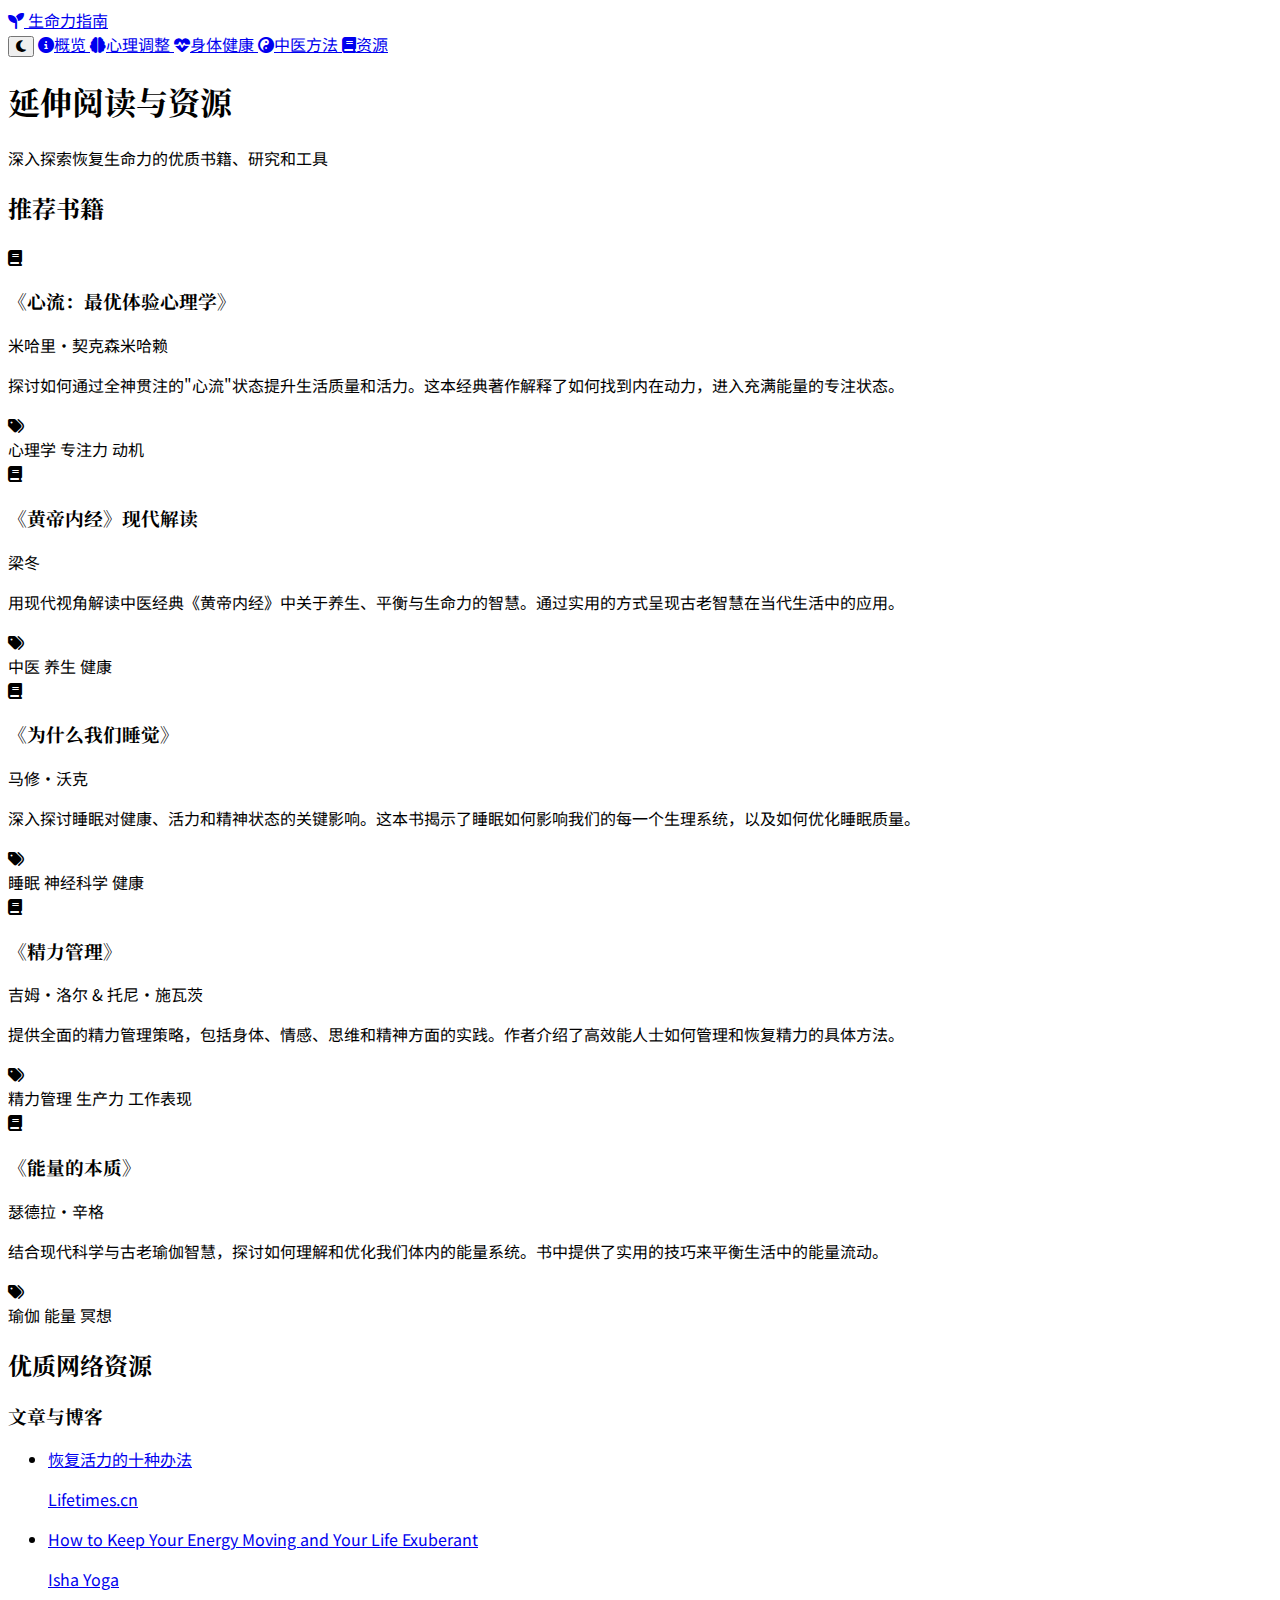
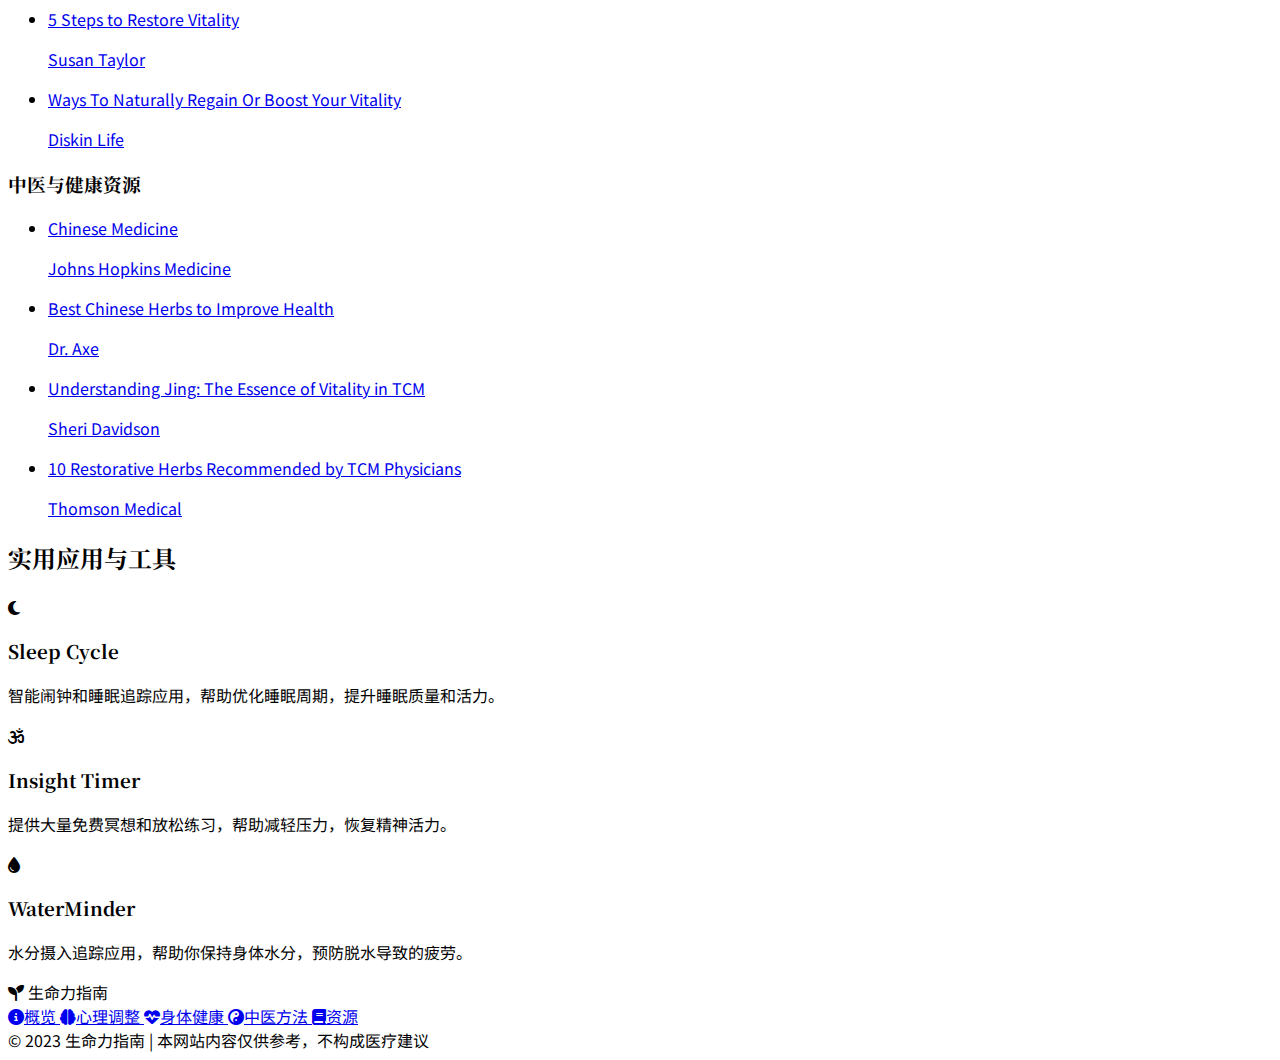
<file: 001/resources.html>
<!DOCTYPE html>
<html lang="zh-CN">

<head>
    <meta charset="UTF-8">
    <meta name="viewport" content="width=device-width, initial-scale=1.0">
    <title>恢复生命力指南 | 资源</title>
    <link href="https://lf6-cdn-tos.bytecdntp.com/cdn/expire-100-M/font-awesome/6.0.0/css/all.min.css" rel="stylesheet">
    <link href="https://lf3-cdn-tos.bytecdntp.com/cdn/expire-1-M/tailwindcss/2.2.19/tailwind.min.css" rel="stylesheet">
    <link
        href="https://fonts.googleapis.com/css2?family=Noto+Serif+SC:wght@400;500;600;700&family=Noto+Sans+SC:wght@300;400;500;700&display=swap"
        rel="stylesheet">
    <style>
        :root {
            --primary-color: #2a6b54;
            --secondary-color: #f0f4f1;
            --accent-color: #e79e4f;
            --text-color: #333333;
            --light-text: #6b7280;
            --dark-bg: #1a202c;
            --dark-text: #e2e8f0;
        }

        body {
            font-family: 'Noto Sans SC', sans-serif;
            transition: background-color 0.3s, color 0.3s;
        }

        h1,
        h2,
        h3,
        h4 {
            font-family: 'Noto Serif SC', serif;
        }

        .dark {
            background-color: var(--dark-bg);
            color: var(--dark-text);
        }

        .dark .bg-white {
            background-color: #2d3748;
        }

        .dark .text-gray-700 {
            color: #e2e8f0;
        }

        .dark .text-gray-600 {
            color: #cbd5e0;
        }

        .resource-card {
            transition: transform 0.3s, box-shadow 0.3s;
        }

        .resource-card:hover {
            transform: translateY(-5px);
            box-shadow: 0 10px 25px -5px rgba(0, 0, 0, 0.1), 0 10px 10px -5px rgba(0, 0, 0, 0.04);
        }
    </style>
</head>

<body class="min-h-screen">
    <!-- 导航栏 -->
    <nav class="bg-white shadow-md dark:bg-gray-800">
        <div class="max-w-6xl mx-auto px-4">
            <div class="flex justify-between items-center h-16">
                <div class="flex items-center">
                    <a href="index.html" class="flex-shrink-0">
                        <i class="fas fa-seedling text-2xl text-green-600 dark:text-green-400"></i>
                        <span class="ml-2 text-xl font-semibold">生命力指南</span>
                    </a>
                </div>
                <div class="flex items-center space-x-4">
                    <button id="darkModeToggle"
                        class="p-1 rounded-full hover:bg-gray-100 dark:hover:bg-gray-700 focus:outline-none">
                        <i class="fas fa-moon text-gray-600 dark:text-yellow-300"></i>
                    </button>
                    <a href="summary.html"
                        class="px-3 py-2 rounded-md text-sm font-medium hover:bg-gray-100 dark:hover:bg-gray-700">
                        <i class="fas fa-info-circle mr-1"></i>概览
                    </a>
                    <a href="psychology.html"
                        class="px-3 py-2 rounded-md text-sm font-medium hover:bg-gray-100 dark:hover:bg-gray-700">
                        <i class="fas fa-brain mr-1"></i>心理调整
                    </a>
                    <a href="physical.html"
                        class="px-3 py-2 rounded-md text-sm font-medium hover:bg-gray-100 dark:hover:bg-gray-700">
                        <i class="fas fa-heartbeat mr-1"></i>身体健康
                    </a>
                    <a href="tcm.html"
                        class="px-3 py-2 rounded-md text-sm font-medium hover:bg-gray-100 dark:hover:bg-gray-700">
                        <i class="fas fa-yin-yang mr-1"></i>中医方法
                    </a>
                    <a href="resources.html"
                        class="px-3 py-2 rounded-md text-sm font-medium bg-gray-100 dark:bg-gray-700">
                        <i class="fas fa-book mr-1"></i>资源
                    </a>
                </div>
            </div>
        </div>
    </nav>

    <!-- 主要内容 -->
    <div class="max-w-6xl mx-auto px-4 py-12">
        <!-- 标题和介绍 -->
        <div class="text-center mb-12">
            <h1 class="text-4xl font-bold mb-4 text-gray-800 dark:text-white">延伸阅读与资源</h1>
            <p class="text-xl text-gray-600 dark:text-gray-300 max-w-4xl mx-auto">
                深入探索恢复生命力的优质书籍、研究和工具
            </p>
        </div>

        <!-- 推荐书籍 -->
        <div class="mb-16">
            <h2 class="text-2xl font-bold mb-8 text-center text-gray-800 dark:text-white">推荐书籍</h2>
            <div class="grid grid-cols-1 md:grid-cols-2 lg:grid-cols-3 gap-8">
                <!-- 书籍1 -->
                <div class="resource-card bg-white dark:bg-gray-800 rounded-xl shadow-md overflow-hidden">
                    <div class="p-1 bg-gradient-to-r from-blue-400 to-indigo-400"></div>
                    <div class="p-6">
                        <div class="mb-4">
                            <i class="fas fa-book text-blue-600 dark:text-blue-400 text-2xl mb-2"></i>
                            <h3 class="text-xl font-bold text-gray-800 dark:text-white">《心流：最优体验心理学》</h3>
                            <p class="text-gray-500 dark:text-gray-400 text-sm">米哈里·契克森米哈赖</p>
                        </div>
                        <p class="text-gray-600 dark:text-gray-300 mb-4">
                            探讨如何通过全神贯注的"心流"状态提升生活质量和活力。这本经典著作解释了如何找到内在动力，进入充满能量的专注状态。
                        </p>
                        <div class="flex items-center text-blue-600 dark:text-blue-400">
                            <i class="fas fa-tags mr-2"></i>
                            <div class="text-xs">
                                <span
                                    class="inline-block bg-blue-100 dark:bg-blue-900 text-blue-800 dark:text-blue-200 px-2 py-1 rounded mr-1 mb-1">心理学</span>
                                <span
                                    class="inline-block bg-blue-100 dark:bg-blue-900 text-blue-800 dark:text-blue-200 px-2 py-1 rounded mr-1 mb-1">专注力</span>
                                <span
                                    class="inline-block bg-blue-100 dark:bg-blue-900 text-blue-800 dark:text-blue-200 px-2 py-1 rounded mb-1">动机</span>
                            </div>
                        </div>
                    </div>
                </div>

                <!-- 书籍2 -->
                <div class="resource-card bg-white dark:bg-gray-800 rounded-xl shadow-md overflow-hidden">
                    <div class="p-1 bg-gradient-to-r from-green-400 to-teal-400"></div>
                    <div class="p-6">
                        <div class="mb-4">
                            <i class="fas fa-book text-green-600 dark:text-green-400 text-2xl mb-2"></i>
                            <h3 class="text-xl font-bold text-gray-800 dark:text-white">《黄帝内经》现代解读</h3>
                            <p class="text-gray-500 dark:text-gray-400 text-sm">梁冬</p>
                        </div>
                        <p class="text-gray-600 dark:text-gray-300 mb-4">
                            用现代视角解读中医经典《黄帝内经》中关于养生、平衡与生命力的智慧。通过实用的方式呈现古老智慧在当代生活中的应用。
                        </p>
                        <div class="flex items-center text-green-600 dark:text-green-400">
                            <i class="fas fa-tags mr-2"></i>
                            <div class="text-xs">
                                <span
                                    class="inline-block bg-green-100 dark:bg-green-900 text-green-800 dark:text-green-200 px-2 py-1 rounded mr-1 mb-1">中医</span>
                                <span
                                    class="inline-block bg-green-100 dark:bg-green-900 text-green-800 dark:text-green-200 px-2 py-1 rounded mr-1 mb-1">养生</span>
                                <span
                                    class="inline-block bg-green-100 dark:bg-green-900 text-green-800 dark:text-green-200 px-2 py-1 rounded mb-1">健康</span>
                            </div>
                        </div>
                    </div>
                </div>

                <!-- 书籍3 -->
                <div class="resource-card bg-white dark:bg-gray-800 rounded-xl shadow-md overflow-hidden">
                    <div class="p-1 bg-gradient-to-r from-purple-400 to-pink-400"></div>
                    <div class="p-6">
                        <div class="mb-4">
                            <i class="fas fa-book text-purple-600 dark:text-purple-400 text-2xl mb-2"></i>
                            <h3 class="text-xl font-bold text-gray-800 dark:text-white">《为什么我们睡觉》</h3>
                            <p class="text-gray-500 dark:text-gray-400 text-sm">马修·沃克</p>
                        </div>
                        <p class="text-gray-600 dark:text-gray-300 mb-4">
                            深入探讨睡眠对健康、活力和精神状态的关键影响。这本书揭示了睡眠如何影响我们的每一个生理系统，以及如何优化睡眠质量。
                        </p>
                        <div class="flex items-center text-purple-600 dark:text-purple-400">
                            <i class="fas fa-tags mr-2"></i>
                            <div class="text-xs">
                                <span
                                    class="inline-block bg-purple-100 dark:bg-purple-900 text-purple-800 dark:text-purple-200 px-2 py-1 rounded mr-1 mb-1">睡眠</span>
                                <span
                                    class="inline-block bg-purple-100 dark:bg-purple-900 text-purple-800 dark:text-purple-200 px-2 py-1 rounded mr-1 mb-1">神经科学</span>
                                <span
                                    class="inline-block bg-purple-100 dark:bg-purple-900 text-purple-800 dark:text-purple-200 px-2 py-1 rounded mb-1">健康</span>
                            </div>
                        </div>
                    </div>
                </div>

                <!-- 书籍4 -->
                <div class="resource-card bg-white dark:bg-gray-800 rounded-xl shadow-md overflow-hidden">
                    <div class="p-1 bg-gradient-to-r from-red-400 to-orange-400"></div>
                    <div class="p-6">
                        <div class="mb-4">
                            <i class="fas fa-book text-red-600 dark:text-red-400 text-2xl mb-2"></i>
                            <h3 class="text-xl font-bold text-gray-800 dark:text-white">《精力管理》</h3>
                            <p class="text-gray-500 dark:text-gray-400 text-sm">吉姆·洛尔 & 托尼·施瓦茨</p>
                        </div>
                        <p class="text-gray-600 dark:text-gray-300 mb-4">
                            提供全面的精力管理策略，包括身体、情感、思维和精神方面的实践。作者介绍了高效能人士如何管理和恢复精力的具体方法。
                        </p>
                        <div class="flex items-center text-red-600 dark:text-red-400">
                            <i class="fas fa-tags mr-2"></i>
                            <div class="text-xs">
                                <span
                                    class="inline-block bg-red-100 dark:bg-red-900 text-red-800 dark:text-red-200 px-2 py-1 rounded mr-1 mb-1">精力管理</span>
                                <span
                                    class="inline-block bg-red-100 dark:bg-red-900 text-red-800 dark:text-red-200 px-2 py-1 rounded mr-1 mb-1">生产力</span>
                                <span
                                    class="inline-block bg-red-100 dark:bg-red-900 text-red-800 dark:text-red-200 px-2 py-1 rounded mb-1">工作表现</span>
                            </div>
                        </div>
                    </div>
                </div>

                <!-- 书籍5 -->
                <div class="resource-card bg-white dark:bg-gray-800 rounded-xl shadow-md overflow-hidden">
                    <div class="p-1 bg-gradient-to-r from-yellow-400 to-amber-400"></div>
                    <div class="p-6">
                        <div class="mb-4">
                            <i class="fas fa-book text-yellow-600 dark:text-yellow-400 text-2xl mb-2"></i>
                            <h3 class="text-xl font-bold text-gray-800 dark:text-white">《能量的本质》</h3>
                            <p class="text-gray-500 dark:text-gray-400 text-sm">瑟德拉·辛格</p>
                        </div>
                        <p class="text-gray-600 dark:text-gray-300 mb-4">
                            结合现代科学与古老瑜伽智慧，探讨如何理解和优化我们体内的能量系统。书中提供了实用的技巧来平衡生活中的能量流动。
                        </p>
                        <div class="flex items-center text-yellow-600 dark:text-yellow-400">
                            <i class="fas fa-tags mr-2"></i>
                            <div class="text-xs">
                                <span
                                    class="inline-block bg-yellow-100 dark:bg-yellow-900 text-yellow-800 dark:text-yellow-200 px-2 py-1 rounded mr-1 mb-1">瑜伽</span>
                                <span
                                    class="inline-block bg-yellow-100 dark:bg-yellow-900 text-yellow-800 dark:text-yellow-200 px-2 py-1 rounded mr-1 mb-1">能量</span>
                                <span
                                    class="inline-block bg-yellow-100 dark:bg-yellow-900 text-yellow-800 dark:text-yellow-200 px-2 py-1 rounded mb-1">冥想</span>
                            </div>
                        </div>
                    </div>
                </div>
            </div>
        </div>

        <!-- 网络资源 -->
        <div class="mb-16">
            <h2 class="text-2xl font-bold mb-8 text-center text-gray-800 dark:text-white">优质网络资源</h2>
            <div class="grid grid-cols-1 md:grid-cols-2 gap-8">
                <!-- 资源组1 -->
                <div class="bg-white dark:bg-gray-800 rounded-xl shadow-md p-6">
                    <h3 class="text-xl font-bold mb-4 text-gray-800 dark:text-white">文章与博客</h3>
                    <ul class="space-y-4">
                        <li>
                            <a href="https://www.lifetimes.cn/article/4EuN0Lrm3EM" target="_blank"
                                class="block p-3 rounded-lg hover:bg-gray-50 dark:hover:bg-gray-700">
                                <div class="font-medium text-blue-600 dark:text-blue-400">恢复活力的十种办法</div>
                                <p class="text-sm text-gray-500 dark:text-gray-400 mt-1">Lifetimes.cn</p>
                            </a>
                        </li>
                        <li>
                            <a href="https://www.ishayoga.net/mental/how-to-keep-your-energy-moving-and-your-life-exuberant/"
                                target="_blank" class="block p-3 rounded-lg hover:bg-gray-50 dark:hover:bg-gray-700">
                                <div class="font-medium text-blue-600 dark:text-blue-400">How to Keep Your Energy Moving
                                    and Your Life Exuberant</div>
                                <p class="text-sm text-gray-500 dark:text-gray-400 mt-1">Isha Yoga</p>
                            </a>
                        </li>
                        <li>
                            <a href="https://susantaylor.org/blogs/5-steps-restore-vitality/" target="_blank"
                                class="block p-3 rounded-lg hover:bg-gray-50 dark:hover:bg-gray-700">
                                <div class="font-medium text-blue-600 dark:text-blue-400">5 Steps to Restore Vitality
                                </div>
                                <p class="text-sm text-gray-500 dark:text-gray-400 mt-1">Susan Taylor</p>
                            </a>
                        </li>
                        <li>
                            <a href="https://www.diskinlife.com.au/ways-to-naturally-regain-or-boost-your-vitality/"
                                target="_blank" class="block p-3 rounded-lg hover:bg-gray-50 dark:hover:bg-gray-700">
                                <div class="font-medium text-blue-600 dark:text-blue-400">Ways To Naturally Regain Or
                                    Boost Your Vitality</div>
                                <p class="text-sm text-gray-500 dark:text-gray-400 mt-1">Diskin Life</p>
                            </a>
                        </li>
                    </ul>
                </div>

                <!-- 资源组2 -->
                <div class="bg-white dark:bg-gray-800 rounded-xl shadow-md p-6">
                    <h3 class="text-xl font-bold mb-4 text-gray-800 dark:text-white">中医与健康资源</h3>
                    <ul class="space-y-4">
                        <li>
                            <a href="https://www.hopkinsmedicine.org/health/wellness-and-prevention/chinese-medicine"
                                target="_blank" class="block p-3 rounded-lg hover:bg-gray-50 dark:hover:bg-gray-700">
                                <div class="font-medium text-green-600 dark:text-green-400">Chinese Medicine</div>
                                <p class="text-sm text-gray-500 dark:text-gray-400 mt-1">Johns Hopkins Medicine</p>
                            </a>
                        </li>
                        <li>
                            <a href="https://draxe.com/nutrition/top-chinese-herbs-and-superfoods/" target="_blank"
                                class="block p-3 rounded-lg hover:bg-gray-50 dark:hover:bg-gray-700">
                                <div class="font-medium text-green-600 dark:text-green-400">Best Chinese Herbs to
                                    Improve Health</div>
                                <p class="text-sm text-gray-500 dark:text-gray-400 mt-1">Dr. Axe</p>
                            </a>
                        </li>
                        <li>
                            <a href="https://medium.com/@sheridavidson_71414/understanding-jing-the-essence-of-vitality-in-traditional-chinese-medicine-3766c3ac1ddd"
                                target="_blank" class="block p-3 rounded-lg hover:bg-gray-50 dark:hover:bg-gray-700">
                                <div class="font-medium text-green-600 dark:text-green-400">Understanding Jing: The
                                    Essence of Vitality in TCM</div>
                                <p class="text-sm text-gray-500 dark:text-gray-400 mt-1">Sheri Davidson</p>
                            </a>
                        </li>
                        <li>
                            <a href="https://www.thomsonmedical.com/blog/10-restorative-herbs-recommended-by-our-tcm-physicians"
                                target="_blank" class="block p-3 rounded-lg hover:bg-gray-50 dark:hover:bg-gray-700">
                                <div class="font-medium text-green-600 dark:text-green-400">10 Restorative Herbs
                                    Recommended by TCM Physicians</div>
                                <p class="text-sm text-gray-500 dark:text-gray-400 mt-1">Thomson Medical</p>
                            </a>
                        </li>
                    </ul>
                </div>
            </div>
        </div>

        <!-- 应用与工具 -->
        <div
            class="bg-gradient-to-br from-blue-50 to-purple-50 dark:from-gray-800 dark:to-gray-900 rounded-xl shadow-lg p-8">
            <h2 class="text-2xl font-bold mb-6 text-gray-800 dark:text-white text-center">实用应用与工具</h2>
            <div class="grid grid-cols-1 md:grid-cols-3 gap-4">
                <div class="bg-white/80 dark:bg-gray-800/50 p-4 rounded-lg shadow">
                    <div class="flex items-center mb-3">
                        <i class="fas fa-moon text-indigo-500 mr-2 text-xl"></i>
                        <h3 class="font-bold text-gray-800 dark:text-white">Sleep Cycle</h3>
                    </div>
                    <p class="text-gray-600 dark:text-gray-300 text-sm">
                        智能闹钟和睡眠追踪应用，帮助优化睡眠周期，提升睡眠质量和活力。
                    </p>
                </div>
                <div class="bg-white/80 dark:bg-gray-800/50 p-4 rounded-lg shadow">
                    <div class="flex items-center mb-3">
                        <i class="fas fa-om text-amber-500 mr-2 text-xl"></i>
                        <h3 class="font-bold text-gray-800 dark:text-white">Insight Timer</h3>
                    </div>
                    <p class="text-gray-600 dark:text-gray-300 text-sm">
                        提供大量免费冥想和放松练习，帮助减轻压力，恢复精神活力。
                    </p>
                </div>
                <div class="bg-white/80 dark:bg-gray-800/50 p-4 rounded-lg shadow">
                    <div class="flex items-center mb-3">
                        <i class="fas fa-tint text-blue-500 mr-2 text-xl"></i>
                        <h3 class="font-bold text-gray-800 dark:text-white">WaterMinder</h3>
                    </div>
                    <p class="text-gray-600 dark:text-gray-300 text-sm">
                        水分摄入追踪应用，帮助你保持身体水分，预防脱水导致的疲劳。
                    </p>
                </div>
            </div>
        </div>
    </div>

    <!-- 页脚 -->
    <footer class="bg-gray-100 dark:bg-gray-900 py-8 mt-12">
        <div class="max-w-6xl mx-auto px-4">
            <div class="flex flex-col md:flex-row justify-between items-center">
                <div class="flex items-center mb-4 md:mb-0">
                    <i class="fas fa-seedling text-xl text-green-600 dark:text-green-400"></i>
                    <span class="ml-2 text-lg font-semibold">生命力指南</span>
                </div>
                <div class="flex space-x-6">
                    <a href="summary.html"
                        class="text-gray-600 dark:text-gray-400 hover:text-green-600 dark:hover:text-green-400">
                        <i class="fas fa-info-circle mr-1"></i>概览
                    </a>
                    <a href="psychology.html"
                        class="text-gray-600 dark:text-gray-400 hover:text-green-600 dark:hover:text-green-400">
                        <i class="fas fa-brain mr-1"></i>心理调整
                    </a>
                    <a href="physical.html"
                        class="text-gray-600 dark:text-gray-400 hover:text-green-600 dark:hover:text-green-400">
                        <i class="fas fa-heartbeat mr-1"></i>身体健康
                    </a>
                    <a href="tcm.html"
                        class="text-gray-600 dark:text-gray-400 hover:text-green-600 dark:hover:text-green-400">
                        <i class="fas fa-yin-yang mr-1"></i>中医方法
                    </a>
                    <a href="resources.html"
                        class="text-gray-600 dark:text-gray-400 hover:text-green-600 dark:hover:text-green-400">
                        <i class="fas fa-book mr-1"></i>资源
                    </a>
                </div>
            </div>
            <div class="mt-8 text-center text-gray-500 dark:text-gray-400 text-sm">
                © 2023 生命力指南 | 本网站内容仅供参考，不构成医疗建议
            </div>
        </div>
    </footer>

    <script>
        // 深色模式切换
        const darkModeToggle = document.getElementById('darkModeToggle');
        const html = document.documentElement;

        // 检查系统偏好和本地存储
        const prefersDarkMode = window.matchMedia && window.matchMedia('(prefers-color-scheme: dark)').matches;
        const storedTheme = localStorage.getItem('theme');

        // 应用主题
        if (storedTheme === 'dark' || (!storedTheme && prefersDarkMode)) {
            html.classList.add('dark');
            darkModeToggle.innerHTML = '<i class="fas fa-sun text-yellow-300"></i>';
        }

        // 切换主题
        darkModeToggle.addEventListener('click', () => {
            html.classList.toggle('dark');
            const isDark = html.classList.contains('dark');
            localStorage.setItem('theme', isDark ? 'dark' : 'light');
            darkModeToggle.innerHTML = isDark
                ? '<i class="fas fa-sun text-yellow-300"></i>'
                : '<i class="fas fa-moon text-gray-600"></i>';
        });
    </script>
</body>

</html>
</file>
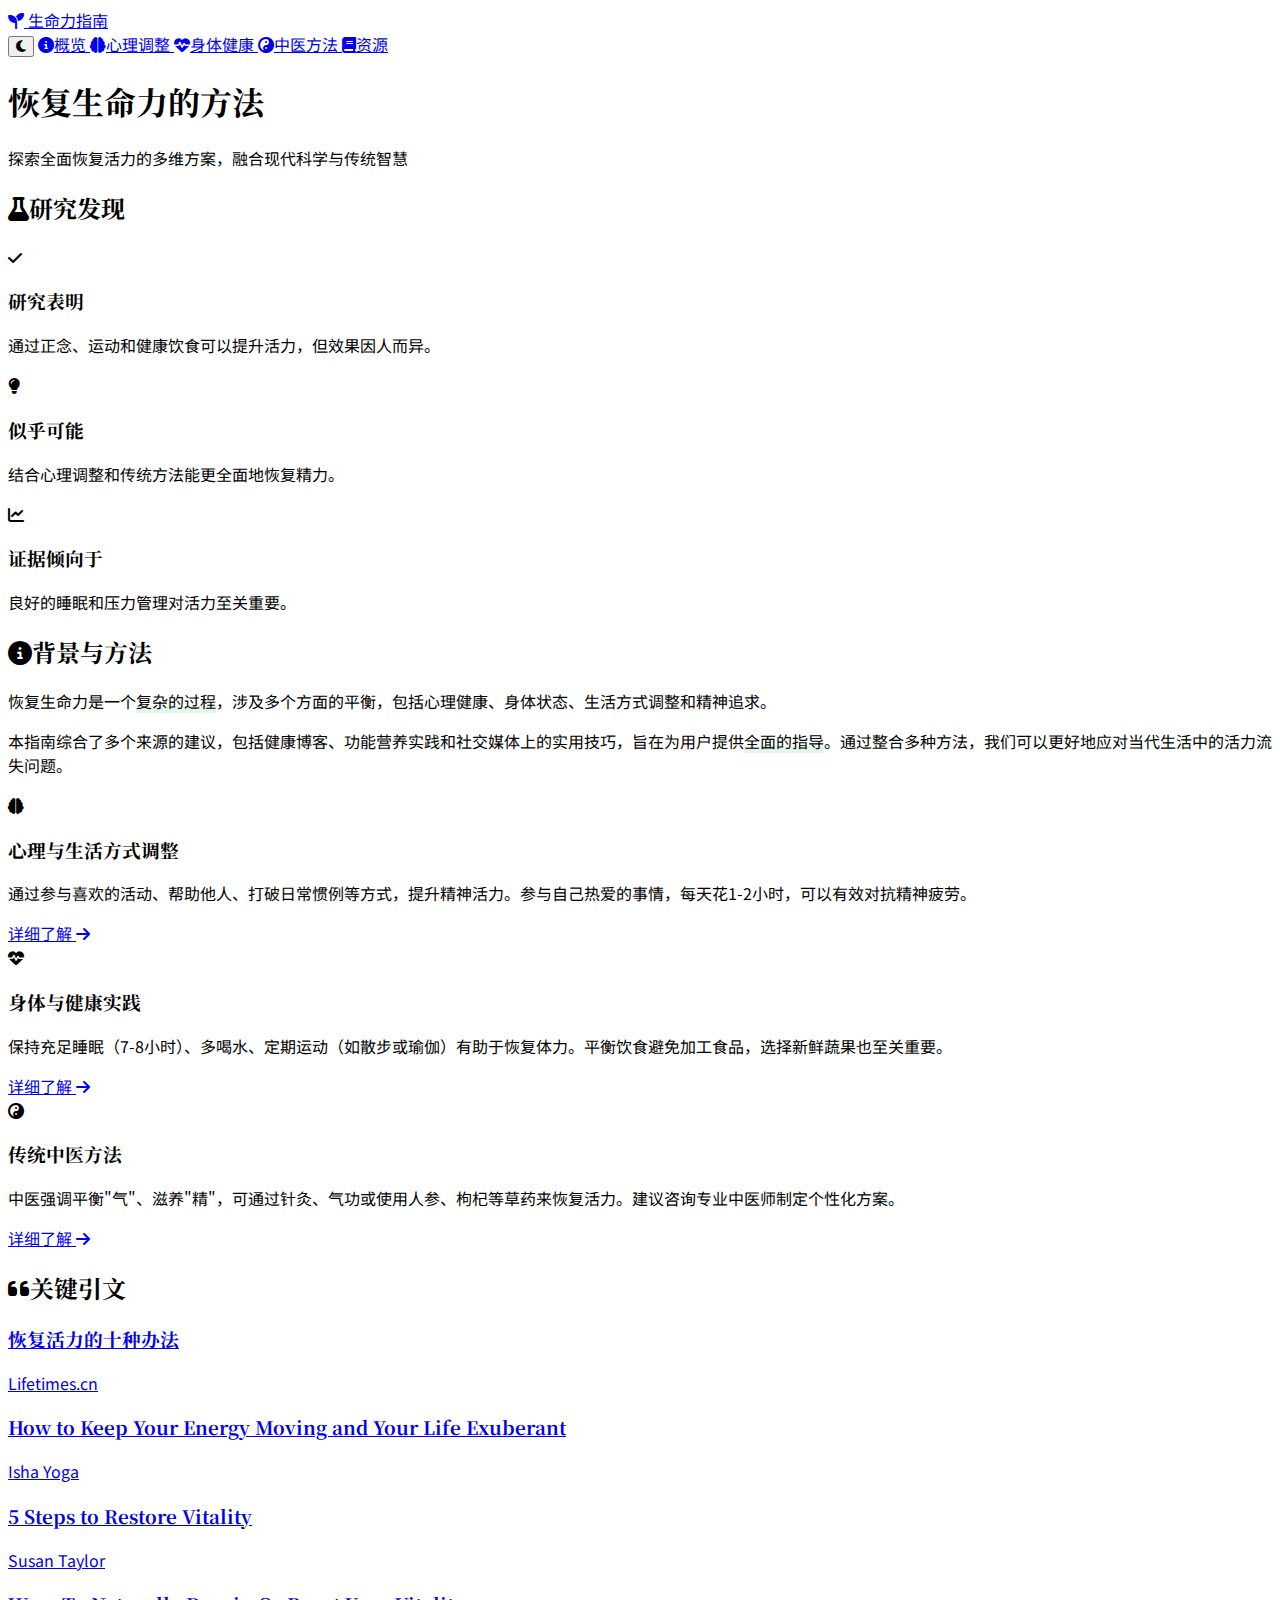
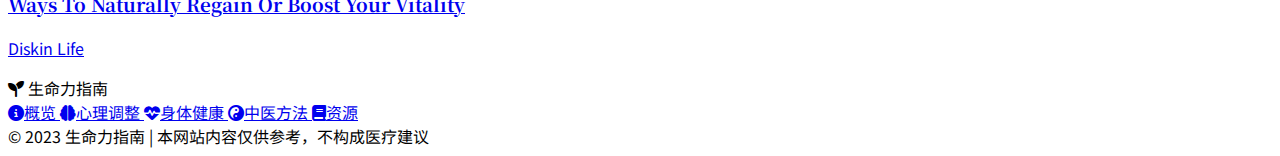
<file: 001/summary.html>
<!DOCTYPE html>
<html lang="zh-CN">

<head>
    <meta charset="UTF-8">
    <meta name="viewport" content="width=device-width, initial-scale=1.0">
    <title>恢复生命力指南 | 概览</title>
    <link href="https://lf6-cdn-tos.bytecdntp.com/cdn/expire-100-M/font-awesome/6.0.0/css/all.min.css" rel="stylesheet">
    <link href="https://lf3-cdn-tos.bytecdntp.com/cdn/expire-1-M/tailwindcss/2.2.19/tailwind.min.css" rel="stylesheet">
    <link
        href="https://fonts.googleapis.com/css2?family=Noto+Serif+SC:wght@400;500;600;700&family=Noto+Sans+SC:wght@300;400;500;700&display=swap"
        rel="stylesheet">
    <style>
        :root {
            --primary-color: #2a6b54;
            --secondary-color: #f0f4f1;
            --accent-color: #e79e4f;
            --text-color: #333333;
            --light-text: #6b7280;
            --dark-bg: #1a202c;
            --dark-text: #e2e8f0;
        }

        body {
            font-family: 'Noto Sans SC', sans-serif;
            transition: background-color 0.3s, color 0.3s;
        }

        h1,
        h2,
        h3,
        h4 {
            font-family: 'Noto Serif SC', serif;
        }

        .card {
            transition: transform 0.3s, box-shadow 0.3s;
        }

        .card:hover {
            transform: translateY(-5px);
            box-shadow: 0 10px 25px -5px rgba(0, 0, 0, 0.1), 0 10px 10px -5px rgba(0, 0, 0, 0.04);
        }

        .dark {
            background-color: var(--dark-bg);
            color: var(--dark-text);
        }

        .dark .card {
            background-color: #2d3748;
            color: var(--dark-text);
        }

        .dark .bg-white {
            background-color: #2d3748;
        }

        .dark .text-gray-700 {
            color: #e2e8f0;
        }

        .dark .text-gray-600 {
            color: #cbd5e0;
        }

        .highlight {
            position: relative;
            display: inline-block;
        }

        .highlight::after {
            content: "";
            position: absolute;
            bottom: 0;
            left: 0;
            height: 30%;
            width: 100%;
            background-color: rgba(104, 211, 145, 0.2);
            z-index: -1;
        }

        .dark .highlight::after {
            background-color: rgba(104, 211, 145, 0.3);
        }
    </style>
</head>

<body class="min-h-screen">
    <!-- 导航栏 -->
    <nav class="bg-white shadow-md dark:bg-gray-800">
        <div class="max-w-6xl mx-auto px-4">
            <div class="flex justify-between items-center h-16">
                <div class="flex items-center">
                    <a href="index.html" class="flex-shrink-0">
                        <i class="fas fa-seedling text-2xl text-green-600 dark:text-green-400"></i>
                        <span class="ml-2 text-xl font-semibold">生命力指南</span>
                    </a>
                </div>
                <div class="flex items-center space-x-4">
                    <button id="darkModeToggle"
                        class="p-1 rounded-full hover:bg-gray-100 dark:hover:bg-gray-700 focus:outline-none">
                        <i class="fas fa-moon text-gray-600 dark:text-yellow-300"></i>
                    </button>
                    <a href="summary.html"
                        class="px-3 py-2 rounded-md text-sm font-medium bg-gray-100 dark:bg-gray-700">
                        <i class="fas fa-info-circle mr-1"></i>概览
                    </a>
                    <a href="psychology.html"
                        class="px-3 py-2 rounded-md text-sm font-medium hover:bg-gray-100 dark:hover:bg-gray-700">
                        <i class="fas fa-brain mr-1"></i>心理调整
                    </a>
                    <a href="physical.html"
                        class="px-3 py-2 rounded-md text-sm font-medium hover:bg-gray-100 dark:hover:bg-gray-700">
                        <i class="fas fa-heartbeat mr-1"></i>身体健康
                    </a>
                    <a href="tcm.html"
                        class="px-3 py-2 rounded-md text-sm font-medium hover:bg-gray-100 dark:hover:bg-gray-700">
                        <i class="fas fa-yin-yang mr-1"></i>中医方法
                    </a>
                    <a href="resources.html"
                        class="px-3 py-2 rounded-md text-sm font-medium hover:bg-gray-100 dark:hover:bg-gray-700">
                        <i class="fas fa-book mr-1"></i>资源
                    </a>
                </div>
            </div>
        </div>
    </nav>

    <!-- 主要内容 -->
    <div class="max-w-6xl mx-auto px-4 py-12">
        <!-- 标题和介绍 -->
        <div class="text-center mb-12">
            <h1 class="text-4xl font-bold mb-4 text-gray-800 dark:text-white">恢复生命力的方法</h1>
            <p class="text-xl text-gray-600 dark:text-gray-300 max-w-4xl mx-auto">
                探索全面恢复活力的多维方案，融合现代科学与传统智慧
            </p>
        </div>

        <!-- 研究发现卡片 -->
        <div class="bg-white dark:bg-gray-800 rounded-xl shadow-lg p-8 mb-12">
            <h2 class="text-2xl font-bold mb-6 text-gray-800 dark:text-white flex items-center">
                <i class="fas fa-flask text-green-600 dark:text-green-400 mr-3"></i>研究发现
            </h2>
            <div class="space-y-5">
                <div class="flex">
                    <div class="flex-shrink-0">
                        <div
                            class="flex items-center justify-center w-10 h-10 rounded-full bg-green-100 dark:bg-green-900 text-green-600 dark:text-green-400">
                            <i class="fas fa-check"></i>
                        </div>
                    </div>
                    <div class="ml-4">
                        <h3 class="text-lg font-medium text-gray-800 dark:text-white">研究表明</h3>
                        <p class="mt-1 text-gray-600 dark:text-gray-300">通过正念、运动和健康饮食可以提升活力，但效果因人而异。</p>
                    </div>
                </div>
                <div class="flex">
                    <div class="flex-shrink-0">
                        <div
                            class="flex items-center justify-center w-10 h-10 rounded-full bg-yellow-100 dark:bg-yellow-900 text-yellow-600 dark:text-yellow-400">
                            <i class="fas fa-lightbulb"></i>
                        </div>
                    </div>
                    <div class="ml-4">
                        <h3 class="text-lg font-medium text-gray-800 dark:text-white">似乎可能</h3>
                        <p class="mt-1 text-gray-600 dark:text-gray-300">结合心理调整和传统方法能更全面地恢复精力。</p>
                    </div>
                </div>
                <div class="flex">
                    <div class="flex-shrink-0">
                        <div
                            class="flex items-center justify-center w-10 h-10 rounded-full bg-blue-100 dark:bg-blue-900 text-blue-600 dark:text-blue-400">
                            <i class="fas fa-chart-line"></i>
                        </div>
                    </div>
                    <div class="ml-4">
                        <h3 class="text-lg font-medium text-gray-800 dark:text-white">证据倾向于</h3>
                        <p class="mt-1 text-gray-600 dark:text-gray-300">良好的睡眠和压力管理对活力至关重要。</p>
                    </div>
                </div>
            </div>
        </div>

        <!-- 背景与方法 -->
        <div
            class="bg-gradient-to-br from-green-50 to-blue-50 dark:from-gray-800 dark:to-gray-900 rounded-xl shadow-lg p-8 mb-12">
            <h2 class="text-2xl font-bold mb-6 text-gray-800 dark:text-white flex items-center">
                <i class="fas fa-info-circle text-blue-600 dark:text-blue-400 mr-3"></i>背景与方法
            </h2>
            <p class="text-gray-700 dark:text-gray-300 mb-4 leading-relaxed">
                恢复生命力是一个<span class="highlight">复杂的过程</span>，涉及多个方面的平衡，包括心理健康、身体状态、生活方式调整和精神追求。
            </p>
            <p class="text-gray-700 dark:text-gray-300 leading-relaxed">
                本指南综合了多个来源的建议，包括健康博客、功能营养实践和社交媒体上的实用技巧，旨在为用户提供<span
                    class="highlight">全面的指导</span>。通过整合多种方法，我们可以更好地应对当代生活中的活力流失问题。
            </p>
        </div>

        <!-- 三大维度 -->
        <div class="grid grid-cols-1 md:grid-cols-3 gap-8 mb-12">
            <!-- 卡片1：心理维度 -->
            <div class="card bg-white dark:bg-gray-800 rounded-xl shadow-md overflow-hidden">
                <div class="p-1 bg-gradient-to-r from-green-400 to-blue-400"></div>
                <div class="p-6">
                    <div
                        class="w-12 h-12 bg-green-100 dark:bg-green-900 rounded-full flex items-center justify-center mb-4">
                        <i class="fas fa-brain text-green-600 dark:text-green-400 text-xl"></i>
                    </div>
                    <h3 class="text-xl font-bold mb-3 text-gray-800 dark:text-white">心理与生活方式调整</h3>
                    <p class="text-gray-600 dark:text-gray-300 mb-4">
                        通过参与喜欢的活动、帮助他人、打破日常惯例等方式，提升精神活力。参与自己热爱的事情，每天花1-2小时，可以有效对抗精神疲劳。
                    </p>
                    <a href="psychology.html"
                        class="inline-flex items-center text-green-600 dark:text-green-400 hover:underline">
                        详细了解 <i class="fas fa-arrow-right ml-1"></i>
                    </a>
                </div>
            </div>

            <!-- 卡片2：身体维度 -->
            <div class="card bg-white dark:bg-gray-800 rounded-xl shadow-md overflow-hidden">
                <div class="p-1 bg-gradient-to-r from-blue-400 to-purple-400"></div>
                <div class="p-6">
                    <div
                        class="w-12 h-12 bg-blue-100 dark:bg-blue-900 rounded-full flex items-center justify-center mb-4">
                        <i class="fas fa-heartbeat text-blue-600 dark:text-blue-400 text-xl"></i>
                    </div>
                    <h3 class="text-xl font-bold mb-3 text-gray-800 dark:text-white">身体与健康实践</h3>
                    <p class="text-gray-600 dark:text-gray-300 mb-4">
                        保持充足睡眠（7-8小时）、多喝水、定期运动（如散步或瑜伽）有助于恢复体力。平衡饮食避免加工食品，选择新鲜蔬果也至关重要。
                    </p>
                    <a href="physical.html"
                        class="inline-flex items-center text-blue-600 dark:text-blue-400 hover:underline">
                        详细了解 <i class="fas fa-arrow-right ml-1"></i>
                    </a>
                </div>
            </div>

            <!-- 卡片3：传统维度 -->
            <div class="card bg-white dark:bg-gray-800 rounded-xl shadow-md overflow-hidden">
                <div class="p-1 bg-gradient-to-r from-red-400 to-yellow-400"></div>
                <div class="p-6">
                    <div
                        class="w-12 h-12 bg-red-100 dark:bg-red-900 rounded-full flex items-center justify-center mb-4">
                        <i class="fas fa-yin-yang text-red-600 dark:text-red-400 text-xl"></i>
                    </div>
                    <h3 class="text-xl font-bold mb-3 text-gray-800 dark:text-white">传统中医方法</h3>
                    <p class="text-gray-600 dark:text-gray-300 mb-4">
                        中医强调平衡"气"、滋养"精"，可通过针灸、气功或使用人参、枸杞等草药来恢复活力。建议咨询专业中医师制定个性化方案。
                    </p>
                    <a href="tcm.html" class="inline-flex items-center text-red-600 dark:text-red-400 hover:underline">
                        详细了解 <i class="fas fa-arrow-right ml-1"></i>
                    </a>
                </div>
            </div>
        </div>

        <!-- 关键引述 -->
        <div class="bg-gray-50 dark:bg-gray-800 rounded-xl shadow-md p-8">
            <h2 class="text-2xl font-bold mb-6 text-gray-800 dark:text-white flex items-center">
                <i class="fas fa-quote-left text-purple-600 dark:text-purple-400 mr-3"></i>关键引文
            </h2>
            <div class="grid grid-cols-1 md:grid-cols-2 gap-6">
                <a href="https://www.lifetimes.cn/article/4EuN0Lrm3EM" target="_blank"
                    class="block p-4 border border-gray-200 dark:border-gray-700 rounded-lg hover:bg-white dark:hover:bg-gray-700 transition-colors">
                    <h3 class="font-medium text-gray-800 dark:text-white">恢复活力的十种办法</h3>
                    <p class="text-sm text-gray-500 dark:text-gray-400 mt-1">Lifetimes.cn</p>
                </a>
                <a href="https://www.ishayoga.net/mental/how-to-keep-your-energy-moving-and-your-life-exuberant/"
                    target="_blank"
                    class="block p-4 border border-gray-200 dark:border-gray-700 rounded-lg hover:bg-white dark:hover:bg-gray-700 transition-colors">
                    <h3 class="font-medium text-gray-800 dark:text-white">How to Keep Your Energy Moving and Your Life
                        Exuberant</h3>
                    <p class="text-sm text-gray-500 dark:text-gray-400 mt-1">Isha Yoga</p>
                </a>
                <a href="https://susantaylor.org/blogs/5-steps-restore-vitality/" target="_blank"
                    class="block p-4 border border-gray-200 dark:border-gray-700 rounded-lg hover:bg-white dark:hover:bg-gray-700 transition-colors">
                    <h3 class="font-medium text-gray-800 dark:text-white">5 Steps to Restore Vitality</h3>
                    <p class="text-sm text-gray-500 dark:text-gray-400 mt-1">Susan Taylor</p>
                </a>
                <a href="https://www.diskinlife.com.au/ways-to-naturally-regain-or-boost-your-vitality/" target="_blank"
                    class="block p-4 border border-gray-200 dark:border-gray-700 rounded-lg hover:bg-white dark:hover:bg-gray-700 transition-colors">
                    <h3 class="font-medium text-gray-800 dark:text-white">Ways To Naturally Regain Or Boost Your
                        Vitality</h3>
                    <p class="text-sm text-gray-500 dark:text-gray-400 mt-1">Diskin Life</p>
                </a>
            </div>
        </div>
    </div>

    <!-- 页脚 -->
    <footer class="bg-gray-100 dark:bg-gray-900 py-8 mt-12">
        <div class="max-w-6xl mx-auto px-4">
            <div class="flex flex-col md:flex-row justify-between items-center">
                <div class="flex items-center mb-4 md:mb-0">
                    <i class="fas fa-seedling text-xl text-green-600 dark:text-green-400"></i>
                    <span class="ml-2 text-lg font-semibold">生命力指南</span>
                </div>
                <div class="flex space-x-6">
                    <a href="summary.html"
                        class="text-gray-600 dark:text-gray-400 hover:text-green-600 dark:hover:text-green-400">
                        <i class="fas fa-info-circle mr-1"></i>概览
                    </a>
                    <a href="psychology.html"
                        class="text-gray-600 dark:text-gray-400 hover:text-green-600 dark:hover:text-green-400">
                        <i class="fas fa-brain mr-1"></i>心理调整
                    </a>
                    <a href="physical.html"
                        class="text-gray-600 dark:text-gray-400 hover:text-green-600 dark:hover:text-green-400">
                        <i class="fas fa-heartbeat mr-1"></i>身体健康
                    </a>
                    <a href="tcm.html"
                        class="text-gray-600 dark:text-gray-400 hover:text-green-600 dark:hover:text-green-400">
                        <i class="fas fa-yin-yang mr-1"></i>中医方法
                    </a>
                    <a href="resources.html"
                        class="text-gray-600 dark:text-gray-400 hover:text-green-600 dark:hover:text-green-400">
                        <i class="fas fa-book mr-1"></i>资源
                    </a>
                </div>
            </div>
            <div class="mt-8 text-center text-gray-500 dark:text-gray-400 text-sm">
                © 2023 生命力指南 | 本网站内容仅供参考，不构成医疗建议
            </div>
        </div>
    </footer>

    <script>
        // 深色模式切换
        const darkModeToggle = document.getElementById('darkModeToggle');
        const html = document.documentElement;

        // 检查系统偏好和本地存储
        const prefersDarkMode = window.matchMedia && window.matchMedia('(prefers-color-scheme: dark)').matches;
        const storedTheme = localStorage.getItem('theme');

        // 应用主题
        if (storedTheme === 'dark' || (!storedTheme && prefersDarkMode)) {
            html.classList.add('dark');
            darkModeToggle.innerHTML = '<i class="fas fa-sun text-yellow-300"></i>';
        }

        // 切换主题
        darkModeToggle.addEventListener('click', () => {
            html.classList.toggle('dark');
            const isDark = html.classList.contains('dark');
            localStorage.setItem('theme', isDark ? 'dark' : 'light');
            darkModeToggle.innerHTML = isDark
                ? '<i class="fas fa-sun text-yellow-300"></i>'
                : '<i class="fas fa-moon text-gray-600"></i>';
        });
    </script>
</body>

</html>
</file>
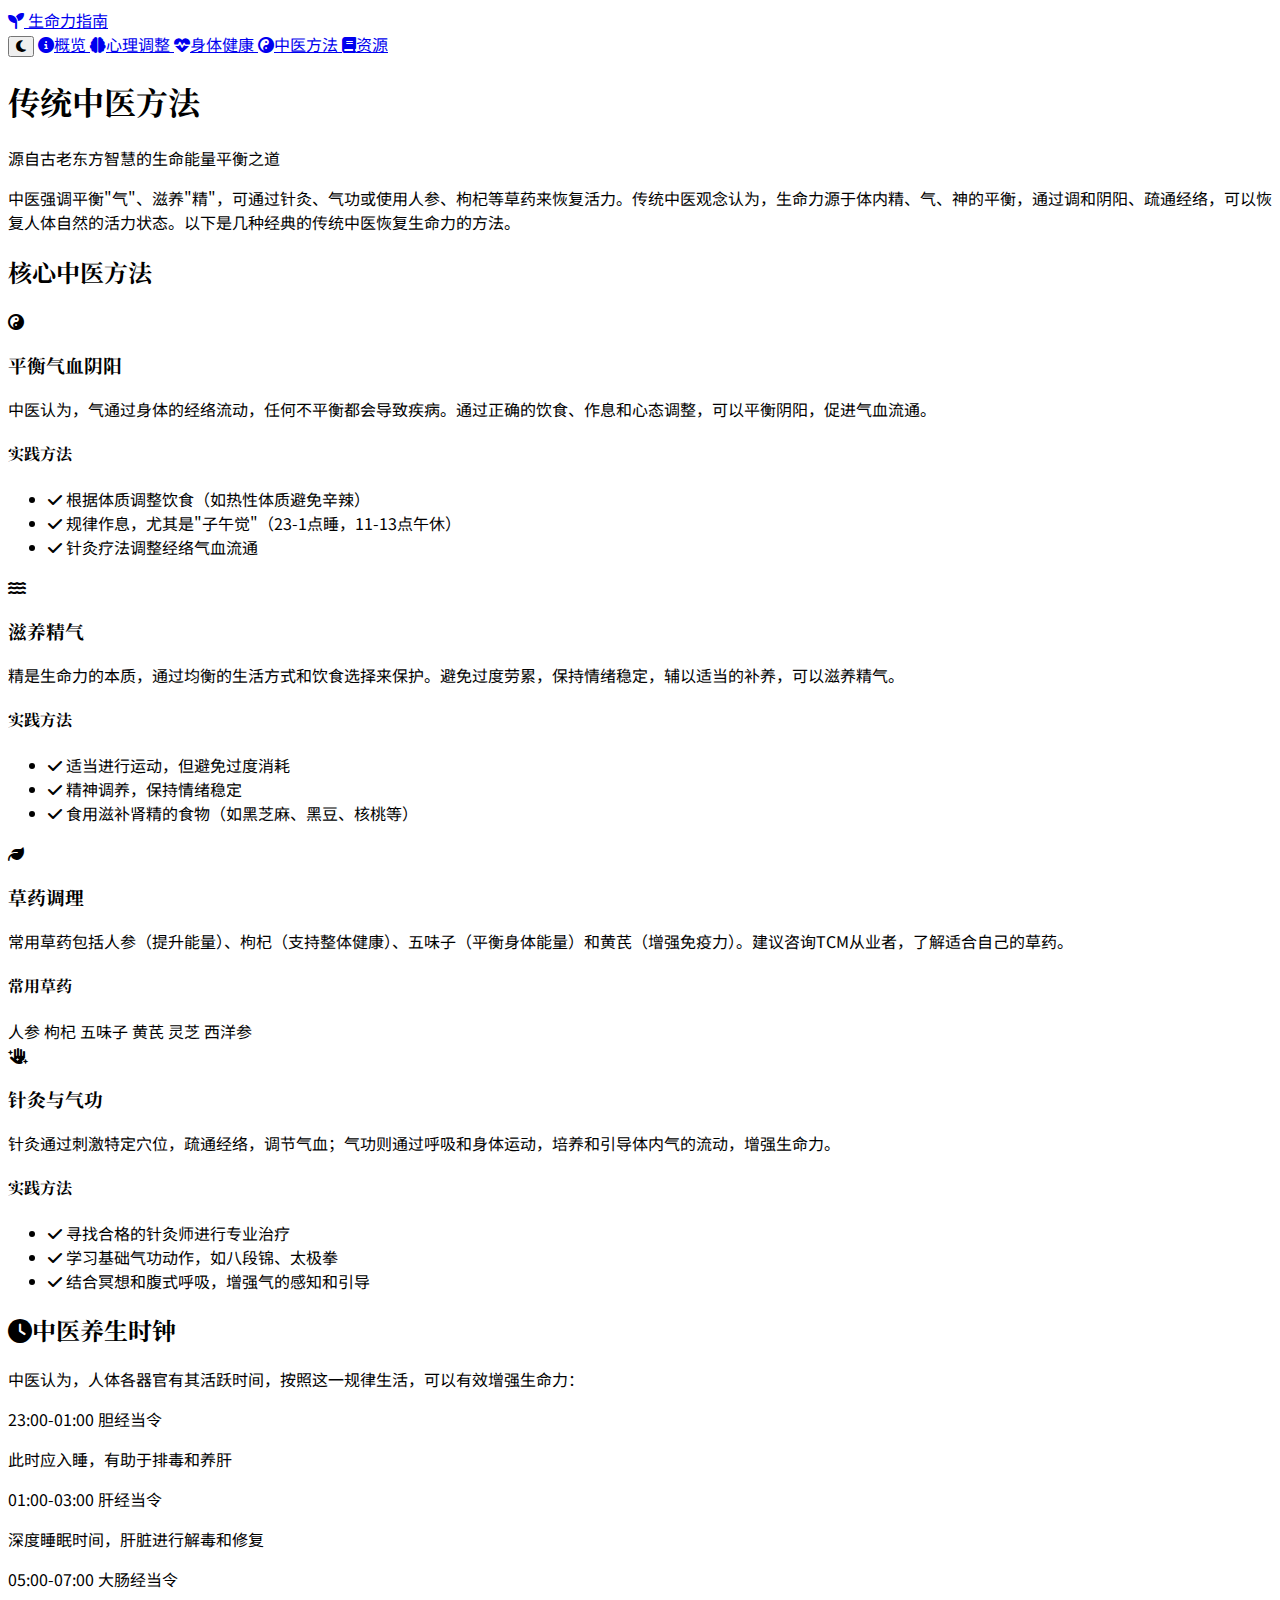
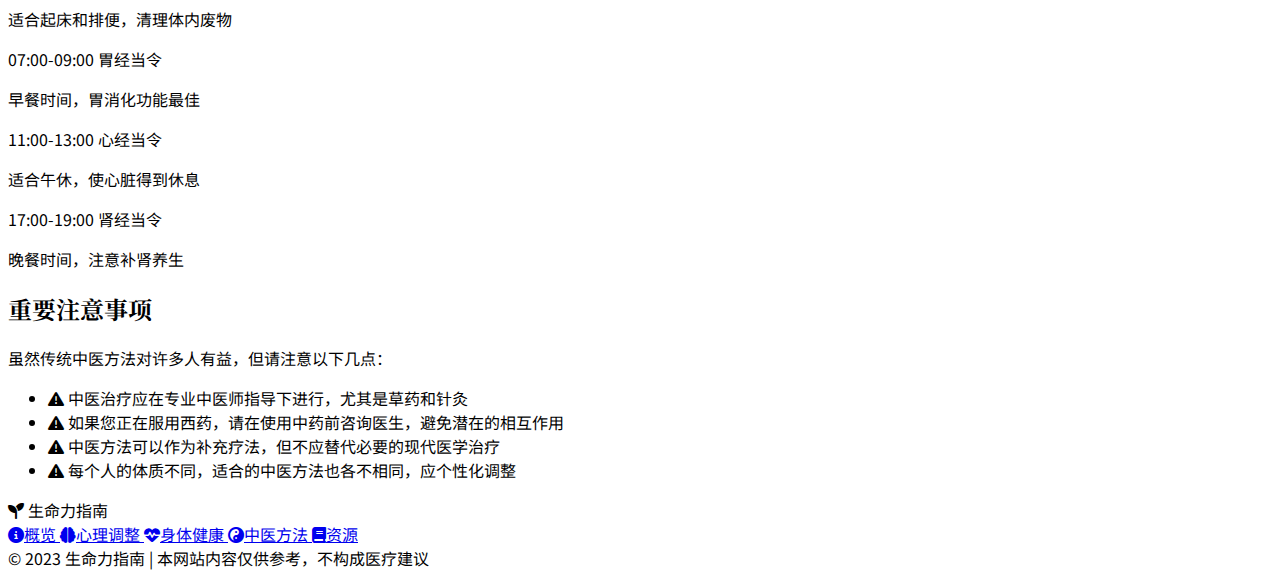
<file: 001/tcm.html>
<!DOCTYPE html>
<html lang="zh-CN">

<head>
    <meta charset="UTF-8">
    <meta name="viewport" content="width=device-width, initial-scale=1.0">
    <title>恢复生命力指南 | 中医方法</title>
    <link href="https://lf6-cdn-tos.bytecdntp.com/cdn/expire-100-M/font-awesome/6.0.0/css/all.min.css" rel="stylesheet">
    <link href="https://lf3-cdn-tos.bytecdntp.com/cdn/expire-1-M/tailwindcss/2.2.19/tailwind.min.css" rel="stylesheet">
    <link
        href="https://fonts.googleapis.com/css2?family=Noto+Serif+SC:wght@400;500;600;700&family=Noto+Sans+SC:wght@300;400;500;700&display=swap"
        rel="stylesheet">
    <style>
        :root {
            --primary-color: #2a6b54;
            --secondary-color: #f0f4f1;
            --accent-color: #e79e4f;
            --text-color: #333333;
            --light-text: #6b7280;
            --dark-bg: #1a202c;
            --dark-text: #e2e8f0;
        }

        body {
            font-family: 'Noto Sans SC', sans-serif;
            transition: background-color 0.3s, color 0.3s;
        }

        h1,
        h2,
        h3,
        h4 {
            font-family: 'Noto Serif SC', serif;
        }

        .dark {
            background-color: var(--dark-bg);
            color: var(--dark-text);
        }

        .dark .bg-white {
            background-color: #2d3748;
        }

        .dark .text-gray-700 {
            color: #e2e8f0;
        }

        .dark .text-gray-600 {
            color: #cbd5e0;
        }

        .tcm-card {
            transition: transform 0.3s, box-shadow 0.3s;
        }

        .tcm-card:hover {
            transform: translateY(-5px);
            box-shadow: 0 10px 25px -5px rgba(0, 0, 0, 0.1), 0 10px 10px -5px rgba(0, 0, 0, 0.04);
        }

        .herb-badge {
            transition: all 0.3s ease;
        }

        .herb-badge:hover {
            transform: scale(1.05);
        }
    </style>
</head>

<body class="min-h-screen">
    <!-- 导航栏 -->
    <nav class="bg-white shadow-md dark:bg-gray-800">
        <div class="max-w-6xl mx-auto px-4">
            <div class="flex justify-between items-center h-16">
                <div class="flex items-center">
                    <a href="index.html" class="flex-shrink-0">
                        <i class="fas fa-seedling text-2xl text-green-600 dark:text-green-400"></i>
                        <span class="ml-2 text-xl font-semibold">生命力指南</span>
                    </a>
                </div>
                <div class="flex items-center space-x-4">
                    <button id="darkModeToggle"
                        class="p-1 rounded-full hover:bg-gray-100 dark:hover:bg-gray-700 focus:outline-none">
                        <i class="fas fa-moon text-gray-600 dark:text-yellow-300"></i>
                    </button>
                    <a href="summary.html"
                        class="px-3 py-2 rounded-md text-sm font-medium hover:bg-gray-100 dark:hover:bg-gray-700">
                        <i class="fas fa-info-circle mr-1"></i>概览
                    </a>
                    <a href="psychology.html"
                        class="px-3 py-2 rounded-md text-sm font-medium hover:bg-gray-100 dark:hover:bg-gray-700">
                        <i class="fas fa-brain mr-1"></i>心理调整
                    </a>
                    <a href="physical.html"
                        class="px-3 py-2 rounded-md text-sm font-medium hover:bg-gray-100 dark:hover:bg-gray-700">
                        <i class="fas fa-heartbeat mr-1"></i>身体健康
                    </a>
                    <a href="tcm.html" class="px-3 py-2 rounded-md text-sm font-medium bg-gray-100 dark:bg-gray-700">
                        <i class="fas fa-yin-yang mr-1"></i>中医方法
                    </a>
                    <a href="resources.html"
                        class="px-3 py-2 rounded-md text-sm font-medium hover:bg-gray-100 dark:hover:bg-gray-700">
                        <i class="fas fa-book mr-1"></i>资源
                    </a>
                </div>
            </div>
        </div>
    </nav>

    <!-- 主要内容 -->
    <div class="max-w-6xl mx-auto px-4 py-12">
        <!-- 标题和介绍 -->
        <div class="text-center mb-12">
            <h1 class="text-4xl font-bold mb-4 text-gray-800 dark:text-white">传统中医方法</h1>
            <p class="text-xl text-gray-600 dark:text-gray-300 max-w-4xl mx-auto">
                源自古老东方智慧的生命能量平衡之道
            </p>
        </div>

        <!-- 中医概念介绍 -->
        <div class="bg-red-50 dark:bg-red-900/20 rounded-xl p-8 mb-12">
            <p class="text-gray-700 dark:text-gray-300 leading-relaxed">
                中医强调平衡"气"、滋养"精"，可通过针灸、气功或使用人参、枸杞等草药来恢复活力。传统中医观念认为，生命力源于体内精、气、神的平衡，通过调和阴阳、疏通经络，可以恢复人体自然的活力状态。以下是几种经典的传统中医恢复生命力的方法。
            </p>
        </div>

        <!-- 阴阳平衡图示 -->
        <div class="flex justify-center mb-16">
            <div class="relative w-64 h-64">
                <div
                    class="absolute inset-0 bg-gradient-to-br from-gray-100 to-gray-200 dark:from-gray-700 dark:to-gray-800 rounded-full shadow-xl">
                </div>
                <div class="absolute inset-0 flex items-center justify-center">
                    <div class="w-56 h-56 rounded-full overflow-hidden relative">
                        <div class="absolute top-0 left-0 w-28 h-56 bg-black dark:bg-gray-900"></div>
                        <div class="absolute top-0 right-0 w-28 h-56 bg-white dark:bg-gray-200"></div>
                        <div class="absolute top-0 left-0 w-56 h-28">
                            <div class="absolute top-7 left-7 w-14 h-14 bg-white dark:bg-gray-200 rounded-full"></div>
                        </div>
                        <div class="absolute bottom-0 right-0 w-56 h-28">
                            <div class="absolute bottom-7 right-7 w-14 h-14 bg-black dark:bg-gray-900 rounded-full">
                            </div>
                        </div>
                    </div>
                </div>
            </div>
        </div>

        <!-- 核心中医方法 -->
        <div class="mb-16">
            <h2 class="text-2xl font-bold mb-8 text-center text-gray-800 dark:text-white">核心中医方法</h2>
            <div class="grid grid-cols-1 md:grid-cols-2 gap-8">
                <!-- 方法1：平衡气血阴阳 -->
                <div class="tcm-card bg-white dark:bg-gray-800 rounded-xl shadow-md overflow-hidden">
                    <div class="p-1 bg-gradient-to-r from-red-400 to-orange-400"></div>
                    <div class="p-6">
                        <div class="flex items-center mb-4">
                            <div
                                class="w-12 h-12 bg-red-100 dark:bg-red-900 rounded-full flex items-center justify-center mr-4">
                                <i class="fas fa-yin-yang text-red-600 dark:text-red-400 text-xl"></i>
                            </div>
                            <h3 class="text-xl font-bold text-gray-800 dark:text-white">平衡气血阴阳</h3>
                        </div>
                        <p class="text-gray-600 dark:text-gray-300 mb-4">
                            中医认为，气通过身体的经络流动，任何不平衡都会导致疾病。通过正确的饮食、作息和心态调整，可以平衡阴阳，促进气血流通。
                        </p>
                        <div class="bg-gray-50 dark:bg-gray-700/50 p-4 rounded-lg">
                            <h4 class="font-medium text-red-600 dark:text-red-400 mb-2">实践方法</h4>
                            <ul class="text-gray-600 dark:text-gray-300 text-sm space-y-2">
                                <li class="flex items-start">
                                    <i class="fas fa-check text-green-500 mt-1 mr-2"></i>
                                    <span>根据体质调整饮食（如热性体质避免辛辣）</span>
                                </li>
                                <li class="flex items-start">
                                    <i class="fas fa-check text-green-500 mt-1 mr-2"></i>
                                    <span>规律作息，尤其是"子午觉"（23-1点睡，11-13点午休）</span>
                                </li>
                                <li class="flex items-start">
                                    <i class="fas fa-check text-green-500 mt-1 mr-2"></i>
                                    <span>针灸疗法调整经络气血流通</span>
                                </li>
                            </ul>
                        </div>
                    </div>
                </div>

                <!-- 方法2：滋养精气 -->
                <div class="tcm-card bg-white dark:bg-gray-800 rounded-xl shadow-md overflow-hidden">
                    <div class="p-1 bg-gradient-to-r from-purple-400 to-pink-400"></div>
                    <div class="p-6">
                        <div class="flex items-center mb-4">
                            <div
                                class="w-12 h-12 bg-purple-100 dark:bg-purple-900 rounded-full flex items-center justify-center mr-4">
                                <i class="fas fa-water text-purple-600 dark:text-purple-400 text-xl"></i>
                            </div>
                            <h3 class="text-xl font-bold text-gray-800 dark:text-white">滋养精气</h3>
                        </div>
                        <p class="text-gray-600 dark:text-gray-300 mb-4">
                            精是生命力的本质，通过均衡的生活方式和饮食选择来保护。避免过度劳累，保持情绪稳定，辅以适当的补养，可以滋养精气。
                        </p>
                        <div class="bg-gray-50 dark:bg-gray-700/50 p-4 rounded-lg">
                            <h4 class="font-medium text-purple-600 dark:text-purple-400 mb-2">实践方法</h4>
                            <ul class="text-gray-600 dark:text-gray-300 text-sm space-y-2">
                                <li class="flex items-start">
                                    <i class="fas fa-check text-green-500 mt-1 mr-2"></i>
                                    <span>适当进行运动，但避免过度消耗</span>
                                </li>
                                <li class="flex items-start">
                                    <i class="fas fa-check text-green-500 mt-1 mr-2"></i>
                                    <span>精神调养，保持情绪稳定</span>
                                </li>
                                <li class="flex items-start">
                                    <i class="fas fa-check text-green-500 mt-1 mr-2"></i>
                                    <span>食用滋补肾精的食物（如黑芝麻、黑豆、核桃等）</span>
                                </li>
                            </ul>
                        </div>
                    </div>
                </div>

                <!-- 方法3：草药调理 -->
                <div class="tcm-card bg-white dark:bg-gray-800 rounded-xl shadow-md overflow-hidden">
                    <div class="p-1 bg-gradient-to-r from-green-400 to-teal-400"></div>
                    <div class="p-6">
                        <div class="flex items-center mb-4">
                            <div
                                class="w-12 h-12 bg-green-100 dark:bg-green-900 rounded-full flex items-center justify-center mr-4">
                                <i class="fas fa-leaf text-green-600 dark:text-green-400 text-xl"></i>
                            </div>
                            <h3 class="text-xl font-bold text-gray-800 dark:text-white">草药调理</h3>
                        </div>
                        <p class="text-gray-600 dark:text-gray-300 mb-4">
                            常用草药包括人参（提升能量）、枸杞（支持整体健康）、五味子（平衡身体能量）和黄芪（增强免疫力）。建议咨询TCM从业者，了解适合自己的草药。
                        </p>
                        <div class="bg-gray-50 dark:bg-gray-700/50 p-4 rounded-lg">
                            <h4 class="font-medium text-green-600 dark:text-green-400 mb-2">常用草药</h4>
                            <div class="flex flex-wrap gap-2 mt-2">
                                <span
                                    class="herb-badge px-3 py-1 bg-green-100 dark:bg-green-900 text-green-800 dark:text-green-200 rounded-full text-xs">人参</span>
                                <span
                                    class="herb-badge px-3 py-1 bg-red-100 dark:bg-red-900 text-red-800 dark:text-red-200 rounded-full text-xs">枸杞</span>
                                <span
                                    class="herb-badge px-3 py-1 bg-purple-100 dark:bg-purple-900 text-purple-800 dark:text-purple-200 rounded-full text-xs">五味子</span>
                                <span
                                    class="herb-badge px-3 py-1 bg-yellow-100 dark:bg-yellow-900 text-yellow-800 dark:text-yellow-200 rounded-full text-xs">黄芪</span>
                                <span
                                    class="herb-badge px-3 py-1 bg-blue-100 dark:bg-blue-900 text-blue-800 dark:text-blue-200 rounded-full text-xs">灵芝</span>
                                <span
                                    class="herb-badge px-3 py-1 bg-pink-100 dark:bg-pink-900 text-pink-800 dark:text-pink-200 rounded-full text-xs">西洋参</span>
                            </div>
                        </div>
                    </div>
                </div>

                <!-- 方法4：针灸气功 -->
                <div class="tcm-card bg-white dark:bg-gray-800 rounded-xl shadow-md overflow-hidden">
                    <div class="p-1 bg-gradient-to-r from-blue-400 to-indigo-400"></div>
                    <div class="p-6">
                        <div class="flex items-center mb-4">
                            <div
                                class="w-12 h-12 bg-blue-100 dark:bg-blue-900 rounded-full flex items-center justify-center mr-4">
                                <i class="fas fa-hand-sparkles text-blue-600 dark:text-blue-400 text-xl"></i>
                            </div>
                            <h3 class="text-xl font-bold text-gray-800 dark:text-white">针灸与气功</h3>
                        </div>
                        <p class="text-gray-600 dark:text-gray-300 mb-4">
                            针灸通过刺激特定穴位，疏通经络，调节气血；气功则通过呼吸和身体运动，培养和引导体内气的流动，增强生命力。
                        </p>
                        <div class="bg-gray-50 dark:bg-gray-700/50 p-4 rounded-lg">
                            <h4 class="font-medium text-blue-600 dark:text-blue-400 mb-2">实践方法</h4>
                            <ul class="text-gray-600 dark:text-gray-300 text-sm space-y-2">
                                <li class="flex items-start">
                                    <i class="fas fa-check text-green-500 mt-1 mr-2"></i>
                                    <span>寻找合格的针灸师进行专业治疗</span>
                                </li>
                                <li class="flex items-start">
                                    <i class="fas fa-check text-green-500 mt-1 mr-2"></i>
                                    <span>学习基础气功动作，如八段锦、太极拳</span>
                                </li>
                                <li class="flex items-start">
                                    <i class="fas fa-check text-green-500 mt-1 mr-2"></i>
                                    <span>结合冥想和腹式呼吸，增强气的感知和引导</span>
                                </li>
                            </ul>
                        </div>
                    </div>
                </div>
            </div>
        </div>

        <!-- 中医养生时钟 -->
        <div class="bg-white dark:bg-gray-800 rounded-xl shadow-lg p-8 mb-12">
            <h2 class="text-2xl font-bold mb-6 text-gray-800 dark:text-white flex items-center">
                <i class="fas fa-clock text-yellow-600 dark:text-yellow-400 mr-3"></i>中医养生时钟
            </h2>
            <p class="text-gray-600 dark:text-gray-300 mb-6">
                中医认为，人体各器官有其活跃时间，按照这一规律生活，可以有效增强生命力：
            </p>
            <div class="grid grid-cols-1 md:grid-cols-2 lg:grid-cols-3 gap-4">
                <div class="bg-yellow-50 dark:bg-yellow-900/20 p-4 rounded-lg">
                    <div class="font-bold text-yellow-800 dark:text-yellow-300">23:00-01:00 胆经当令</div>
                    <p class="text-sm text-gray-600 dark:text-gray-300 mt-1">此时应入睡，有助于排毒和养肝</p>
                </div>
                <div class="bg-yellow-50 dark:bg-yellow-900/20 p-4 rounded-lg">
                    <div class="font-bold text-yellow-800 dark:text-yellow-300">01:00-03:00 肝经当令</div>
                    <p class="text-sm text-gray-600 dark:text-gray-300 mt-1">深度睡眠时间，肝脏进行解毒和修复</p>
                </div>
                <div class="bg-yellow-50 dark:bg-yellow-900/20 p-4 rounded-lg">
                    <div class="font-bold text-yellow-800 dark:text-yellow-300">05:00-07:00 大肠经当令</div>
                    <p class="text-sm text-gray-600 dark:text-gray-300 mt-1">适合起床和排便，清理体内废物</p>
                </div>
                <div class="bg-yellow-50 dark:bg-yellow-900/20 p-4 rounded-lg">
                    <div class="font-bold text-yellow-800 dark:text-yellow-300">07:00-09:00 胃经当令</div>
                    <p class="text-sm text-gray-600 dark:text-gray-300 mt-1">早餐时间，胃消化功能最佳</p>
                </div>
                <div class="bg-yellow-50 dark:bg-yellow-900/20 p-4 rounded-lg">
                    <div class="font-bold text-yellow-800 dark:text-yellow-300">11:00-13:00 心经当令</div>
                    <p class="text-sm text-gray-600 dark:text-gray-300 mt-1">适合午休，使心脏得到休息</p>
                </div>
                <div class="bg-yellow-50 dark:bg-yellow-900/20 p-4 rounded-lg">
                    <div class="font-bold text-yellow-800 dark:text-yellow-300">17:00-19:00 肾经当令</div>
                    <p class="text-sm text-gray-600 dark:text-gray-300 mt-1">晚餐时间，注意补肾养生</p>
                </div>
            </div>
        </div>

        <!-- 注意事项 -->
        <div
            class="bg-gradient-to-br from-red-50 to-orange-50 dark:from-gray-800 dark:to-gray-900 rounded-xl shadow-lg p-8">
            <h2 class="text-2xl font-bold mb-6 text-gray-800 dark:text-white">重要注意事项</h2>
            <div class="bg-white/70 dark:bg-gray-800/50 p-6 rounded-lg shadow">
                <p class="text-gray-700 dark:text-gray-300 text-lg mb-4">
                    虽然传统中医方法对许多人有益，但请注意以下几点：
                </p>
                <ul class="space-y-3">
                    <li class="flex items-start">
                        <i class="fas fa-exclamation-triangle text-amber-500 mt-1 mr-2"></i>
                        <span class="text-gray-600 dark:text-gray-300">中医治疗应在专业中医师指导下进行，尤其是草药和针灸</span>
                    </li>
                    <li class="flex items-start">
                        <i class="fas fa-exclamation-triangle text-amber-500 mt-1 mr-2"></i>
                        <span class="text-gray-600 dark:text-gray-300">如果您正在服用西药，请在使用中药前咨询医生，避免潜在的相互作用</span>
                    </li>
                    <li class="flex items-start">
                        <i class="fas fa-exclamation-triangle text-amber-500 mt-1 mr-2"></i>
                        <span class="text-gray-600 dark:text-gray-300">中医方法可以作为补充疗法，但不应替代必要的现代医学治疗</span>
                    </li>
                    <li class="flex items-start">
                        <i class="fas fa-exclamation-triangle text-amber-500 mt-1 mr-2"></i>
                        <span class="text-gray-600 dark:text-gray-300">每个人的体质不同，适合的中医方法也各不相同，应个性化调整</span>
                    </li>
                </ul>
            </div>
        </div>
    </div>

    <!-- 页脚 -->
    <footer class="bg-gray-100 dark:bg-gray-900 py-8 mt-12">
        <div class="max-w-6xl mx-auto px-4">
            <div class="flex flex-col md:flex-row justify-between items-center">
                <div class="flex items-center mb-4 md:mb-0">
                    <i class="fas fa-seedling text-xl text-green-600 dark:text-green-400"></i>
                    <span class="ml-2 text-lg font-semibold">生命力指南</span>
                </div>
                <div class="flex space-x-6">
                    <a href="summary.html"
                        class="text-gray-600 dark:text-gray-400 hover:text-green-600 dark:hover:text-green-400">
                        <i class="fas fa-info-circle mr-1"></i>概览
                    </a>
                    <a href="psychology.html"
                        class="text-gray-600 dark:text-gray-400 hover:text-green-600 dark:hover:text-green-400">
                        <i class="fas fa-brain mr-1"></i>心理调整
                    </a>
                    <a href="physical.html"
                        class="text-gray-600 dark:text-gray-400 hover:text-green-600 dark:hover:text-green-400">
                        <i class="fas fa-heartbeat mr-1"></i>身体健康
                    </a>
                    <a href="tcm.html"
                        class="text-gray-600 dark:text-gray-400 hover:text-green-600 dark:hover:text-green-400">
                        <i class="fas fa-yin-yang mr-1"></i>中医方法
                    </a>
                    <a href="resources.html"
                        class="text-gray-600 dark:text-gray-400 hover:text-green-600 dark:hover:text-green-400">
                        <i class="fas fa-book mr-1"></i>资源
                    </a>
                </div>
            </div>
            <div class="mt-8 text-center text-gray-500 dark:text-gray-400 text-sm">
                © 2023 生命力指南 | 本网站内容仅供参考，不构成医疗建议
            </div>
        </div>
    </footer>

    <script>
        // 深色模式切换
        const darkModeToggle = document.getElementById('darkModeToggle');
        const html = document.documentElement;

        // 检查系统偏好和本地存储
        const prefersDarkMode = window.matchMedia && window.matchMedia('(prefers-color-scheme: dark)').matches;
        const storedTheme = localStorage.getItem('theme');

        // 应用主题
        if (storedTheme === 'dark' || (!storedTheme && prefersDarkMode)) {
            html.classList.add('dark');
            darkModeToggle.innerHTML = '<i class="fas fa-sun text-yellow-300"></i>';
        }

        // 切换主题
        darkModeToggle.addEventListener('click', () => {
            html.classList.toggle('dark');
            const isDark = html.classList.contains('dark');
            localStorage.setItem('theme', isDark ? 'dark' : 'light');
            darkModeToggle.innerHTML = isDark
                ? '<i class="fas fa-sun text-yellow-300"></i>'
                : '<i class="fas fa-moon text-gray-600"></i>';
        });
    </script>
</body>

</html>
</file>
<file: 000/styles.css>
:root {
    --primary-color: #1a73e8;
    --secondary-color: #34a853;
    --accent-color: #ea4335;
    --text-color: #202124;
    --light-text: #5f6368;
    --background-color: #ffffff;
    --light-bg: #f8f9fa;
    --border-color: #dadce0;
    --shadow-color: rgba(0, 0, 0, 0.1);
}

* {
    margin: 0;
    padding: 0;
    box-sizing: border-box;
}

body {
    font-family: 'Noto Sans SC', sans-serif;
    color: var(--text-color);
    line-height: 1.6;
    background-color: var(--background-color);
}

.container {
    max-width: 100%;
    min-height: 100vh;
    display: flex;
    flex-direction: column;
}

/* 头部样式 */
header {
    background: linear-gradient(135deg, #1a73e8, #4285f4);
    color: white;
    padding: 40px 20px;
    text-align: center;
}

.header-content {
    max-width: 800px;
    margin: 0 auto;
}

header h1 {
    font-family: 'Noto Serif SC', serif;
    font-size: 2.5rem;
    margin-bottom: 20px;
    font-weight: 700;
    text-shadow: 0px 2px 3px rgba(0, 0, 0, 0.2);
}

.author-container {
    display: flex;
    align-items: center;
    justify-content: center;
    gap: 15px;
}

.author-image {
    width: 60px;
    height: 60px;
    border-radius: 50%;
    background-color: #fff;
    background-image: url('https://via.placeholder.com/60');
    background-size: cover;
    border: 3px solid rgba(255, 255, 255, 0.7);
}

.author {
    font-size: 1.25rem;
    font-weight: 500;
}

/* 主要内容样式 */
main {
    flex: 1;
    max-width: 900px;
    margin: 0 auto;
    padding: 40px 20px;
}

article {
    background-color: #fff;
    border-radius: 12px;
    box-shadow: 0 6px 18px var(--shadow-color);
    padding: 40px;
    margin-bottom: 40px;
}

article p {
    margin-bottom: 20px;
    font-size: 1.05rem;
    line-height: 1.8;
}

article p.greeting {
    font-size: 1.4rem;
    font-weight: 500;
    color: var(--primary-color);
    margin-bottom: 30px;
    font-family: 'Noto Serif SC', serif;
}

blockquote {
    border-left: 5px solid var(--primary-color);
    padding: 20px;
    margin: 30px 0;
    background-color: var(--light-bg);
    border-radius: 0 8px 8px 0;
}

blockquote p {
    margin-bottom: 0;
    font-style: italic;
    color: var(--text-color);
    font-size: 1.1rem;
}

/* 建议列表样式 */
.recommendations {
    margin: 30px 0;
}

.recommendation-item {
    display: flex;
    margin-bottom: 25px;
    position: relative;
}

.number {
    display: flex;
    align-items: center;
    justify-content: center;
    width: 40px;
    height: 40px;
    background-color: var(--primary-color);
    color: white;
    border-radius: 50%;
    font-weight: bold;
    margin-right: 20px;
    flex-shrink: 0;
}

.recommendation-item p {
    margin-bottom: 0;
    padding-top: 5px;
}

/* 签名样式 */
.signature {
    margin-top: 40px;
    text-align: right;
    font-family: 'Noto Serif SC', serif;
}

.sign {
    font-size: 1.4rem;
    margin-top: 10px;
    color: var(--primary-color);
    font-weight: 500;
}

/* CTA 部分样式 */
.cta-section {
    text-align: center;
    padding: 40px;
    background: linear-gradient(135deg, #34a853, #1a73e8);
    border-radius: 12px;
    color: white;
    margin-bottom: 40px;
}

.cta-section h2 {
    font-size: 2rem;
    margin-bottom: 15px;
}

.cta-section p {
    font-size: 1.1rem;
    margin-bottom: 30px;
    max-width: 600px;
    margin-left: auto;
    margin-right: auto;
}

.cta-button {
    display: inline-block;
    padding: 15px 30px;
    background-color: white;
    color: var(--primary-color);
    font-size: 1.1rem;
    font-weight: 500;
    border: none;
    border-radius: 30px;
    cursor: pointer;
    transition: all 0.3s ease;
    box-shadow: 0 4px 8px rgba(0, 0, 0, 0.2);
}

.cta-button:hover {
    transform: translateY(-3px);
    box-shadow: 0 6px 12px rgba(0, 0, 0, 0.3);
}

/* 页脚样式 */
footer {
    background-color: #f2f2f2;
    padding: 30px 20px;
    text-align: center;
    margin-top: auto;
}

.footer-content {
    max-width: 800px;
    margin: 0 auto;
    display: flex;
    flex-direction: column;
    align-items: center;
}

.social-links {
    display: flex;
    gap: 20px;
    margin-top: 15px;
}

.social-link {
    color: var(--light-text);
    text-decoration: none;
    transition: color 0.3s ease;
}

.social-link:hover {
    color: var(--primary-color);
}

/* 模态窗样式 */
.modal {
    display: none;
    position: fixed;
    top: 0;
    left: 0;
    width: 100%;
    height: 100%;
    background-color: rgba(0, 0, 0, 0.6);
    z-index: 1000;
    backdrop-filter: blur(5px);
}

.modal-content {
    position: relative;
    background-color: white;
    margin: 10% auto;
    padding: 30px;
    width: 90%;
    max-width: 500px;
    border-radius: 12px;
    box-shadow: 0 10px 25px rgba(0, 0, 0, 0.2);
    transform: translateY(20px);
    opacity: 0;
    animation: fadeIn 0.4s forwards;
}

@keyframes fadeIn {
    to {
        opacity: 1;
        transform: translateY(0);
    }
}

.close-btn {
    position: absolute;
    top: 15px;
    right: 15px;
    font-size: 24px;
    color: var(--light-text);
    cursor: pointer;
    transition: color 0.3s ease;
}

.close-btn:hover {
    color: var(--accent-color);
}

.modal h2 {
    margin-bottom: 20px;
    color: var(--primary-color);
    text-align: center;
}

.form-group {
    margin-bottom: 20px;
}

.form-group label {
    display: block;
    margin-bottom: 8px;
    font-weight: 500;
}

.form-group input,
.form-group select,
.form-group textarea {
    width: 100%;
    padding: 12px;
    border: 1px solid var(--border-color);
    border-radius: 8px;
    font-family: 'Noto Sans SC', sans-serif;
    font-size: 1rem;
}

.form-group input:focus,
.form-group select:focus,
.form-group textarea:focus {
    outline: none;
    border-color: var(--primary-color);
    box-shadow: 0 0 0 2px rgba(26, 115, 232, 0.2);
}

.submit-btn {
    display: block;
    width: 100%;
    padding: 14px;
    background-color: var(--primary-color);
    color: white;
    border: none;
    border-radius: 8px;
    font-size: 1.1rem;
    font-weight: 500;
    cursor: pointer;
    transition: background-color 0.3s ease;
}

.submit-btn:hover {
    background-color: #0d65d9;
}

/* 响应式设计 */
@media (max-width: 768px) {
    header {
        padding: 30px 15px;
    }

    header h1 {
        font-size: 2rem;
    }

    article {
        padding: 25px;
    }

    .cta-section {
        padding: 30px 20px;
    }

    .recommendation-item {
        flex-direction: column;
    }

    .number {
        margin-bottom: 15px;
    }
}

@media (max-width: 480px) {
    header h1 {
        font-size: 1.8rem;
    }

    .author-container {
        flex-direction: column;
    }

    article p {
        font-size: 1rem;
    }

    blockquote {
        padding: 15px;
    }

    .cta-button {
        padding: 12px 25px;
    }
}
</file>
